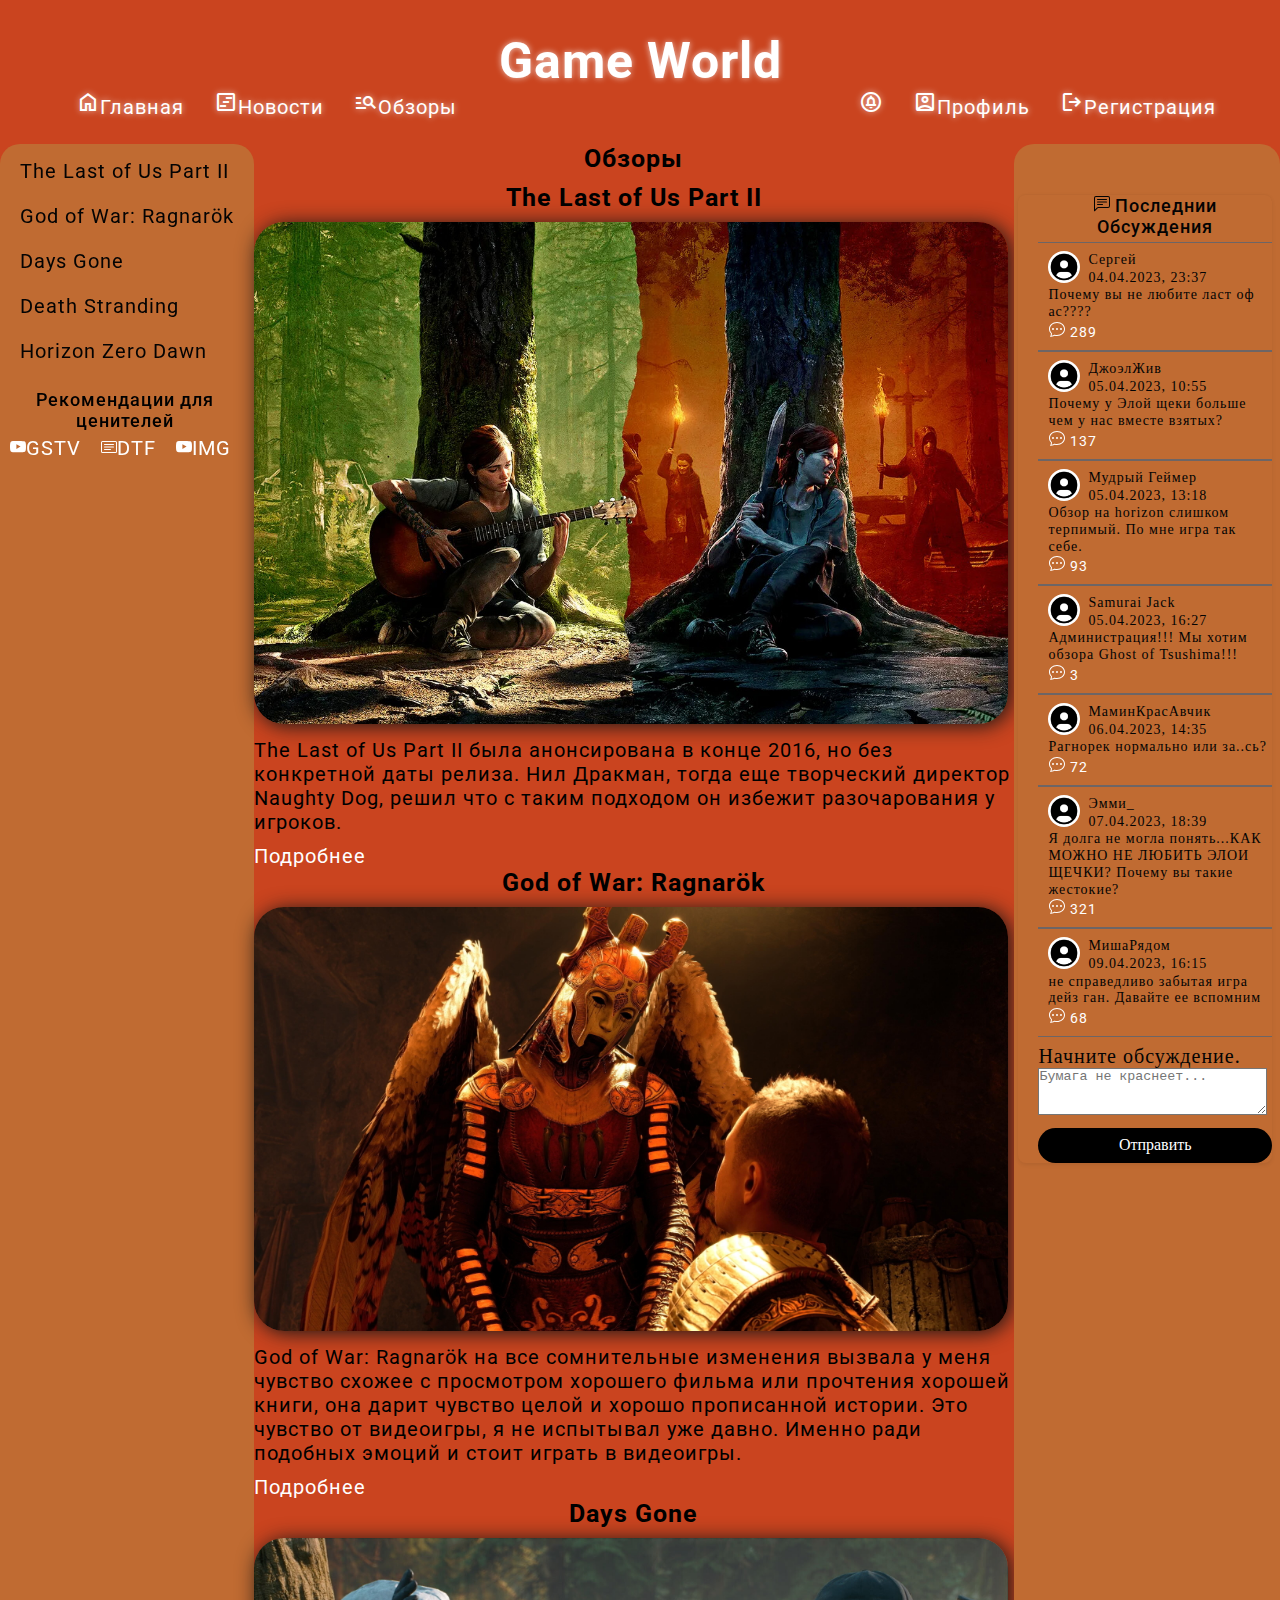
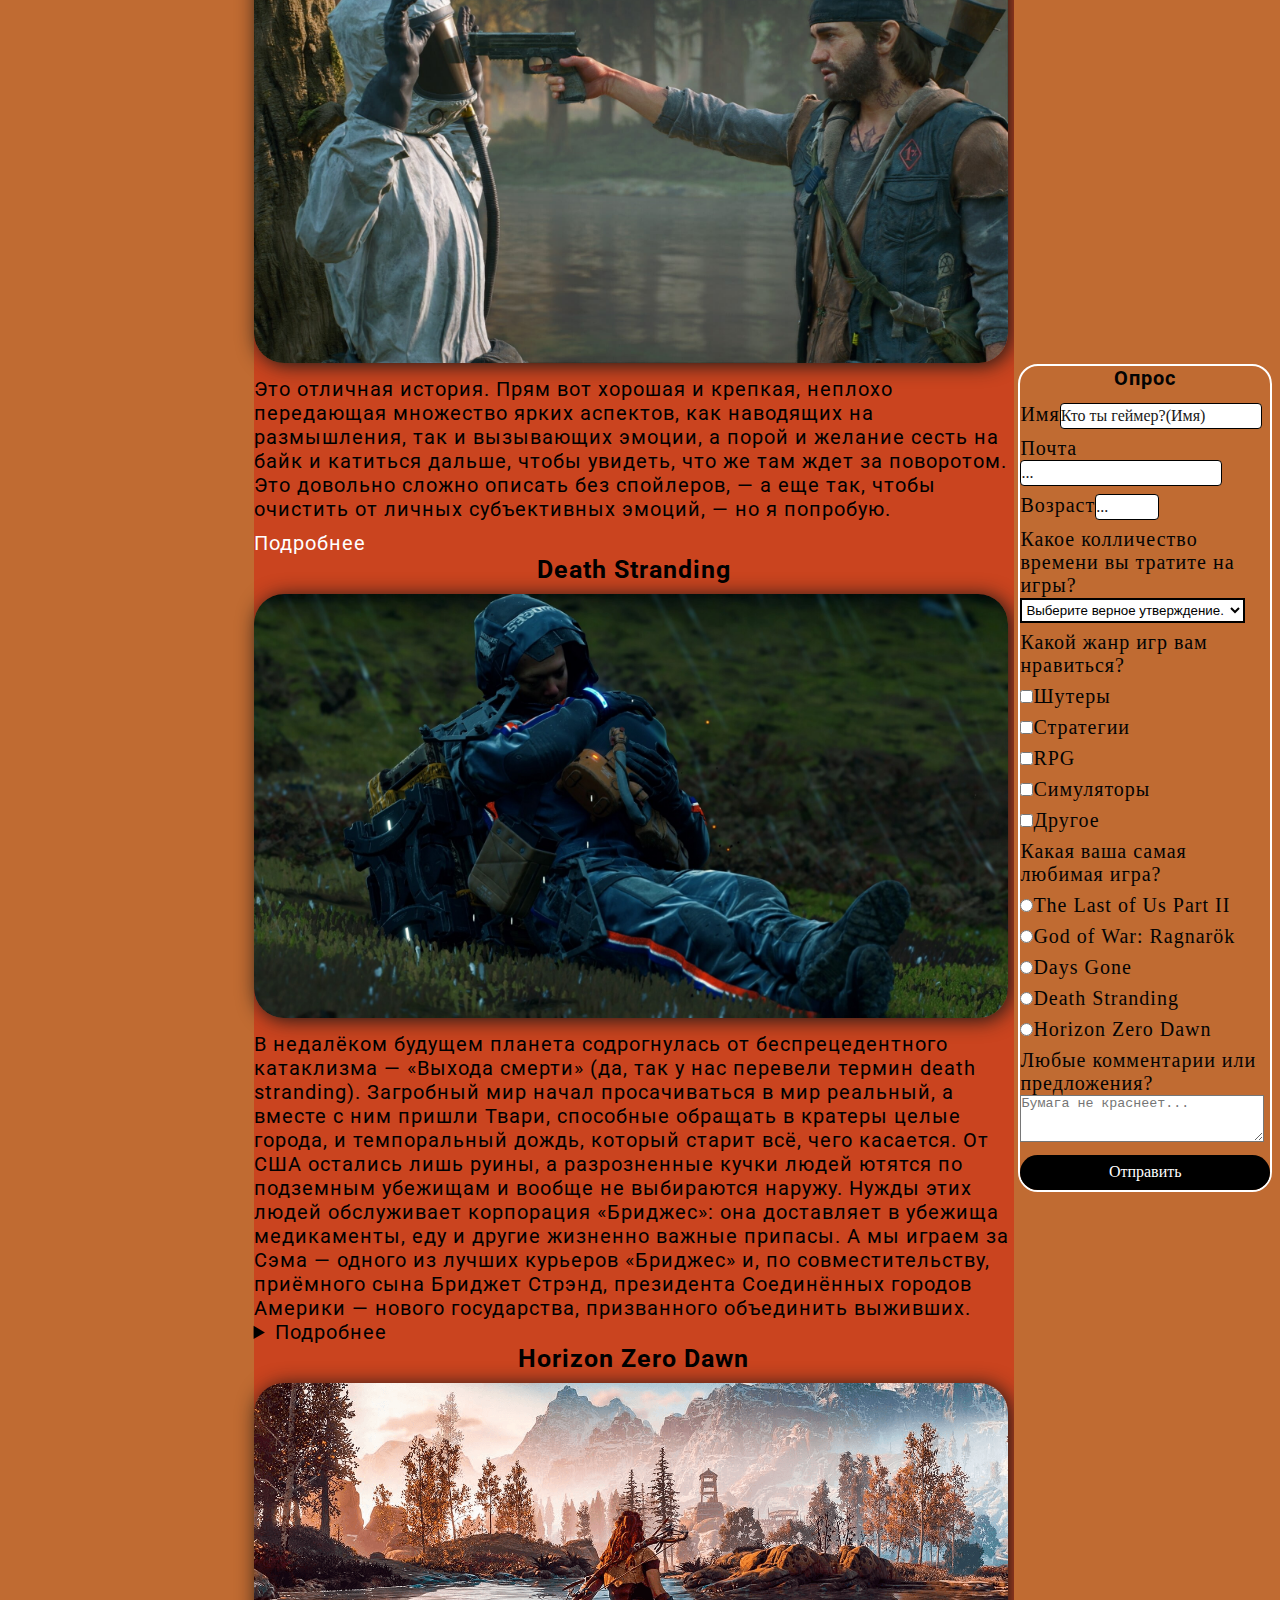
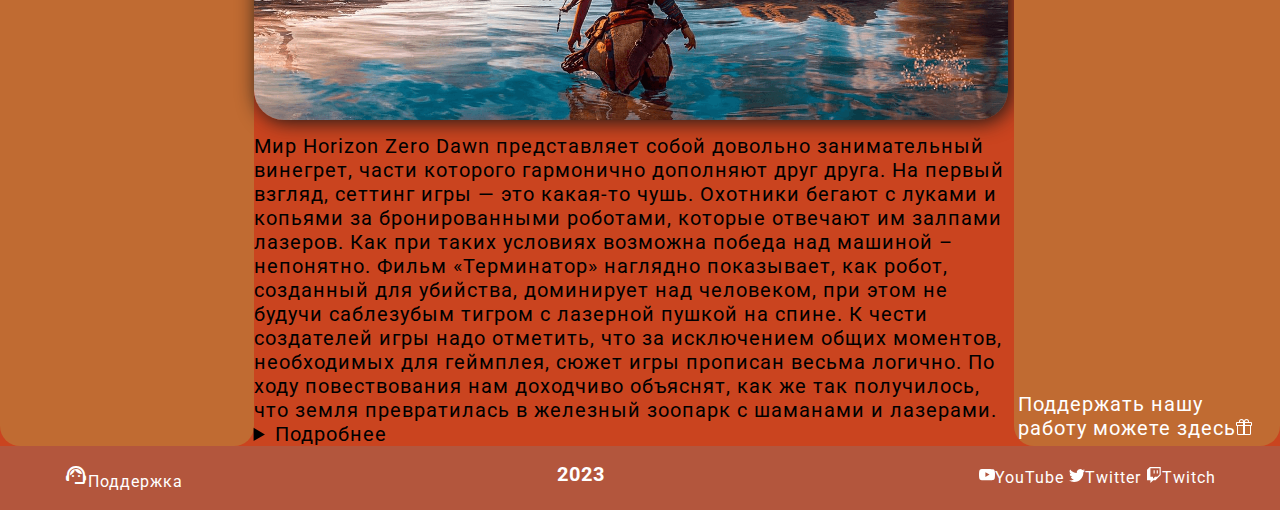
<file: index.html>
<!DOCTYPE html>
<html lang="ru">
  <head>
    <meta charset="UTF-8" />
    <meta http-equiv="X-UA-Compatible" content="IE=edge" />
    <meta name="viewport" content="width=device-width, initial-scale=1.0" />
    <link href="style/style.css" rel="stylesheet" />
    <link rel="preconnect" href="https://fonts.googleapis.com" />
    <link rel="preconnect" href="https://fonts.gstatic.com" crossorigin />
    <link
      href="https://fonts.googleapis.com/css2?family=Grenze+Gotisch:wght@500&family=Roboto:ital,wght@0,300;1,100&display=swap"
      rel="stylesheet"
    />
    <link rel="stylesheet" href="https://fonts.googleapis.com/css2?family=Material+Symbols+Outlined:opsz,wght,FILL,GRAD@48,400,0,0"/>
    <script src="script.js"></script>
    <title>Game-Top</title>
  </head>
  <body>
    <div class="flex-container">
      <header>
        <h1 class="titl">Game World</h1>
        <nav>
          <a class="navigationHeader" href="#">
            <span class="material-symbols-outlined">home</span>Главная
          </a>
          <a class="navigationHeader" href="news.html">
            <span class="material-symbols-outlined">view_timeline</span>Новости
          </a>
          <a class="navigationHeader" href="#">
            <span class="material-symbols-outlined">manage_search</span>Обзоры
          </a>
        </nav>
        <nav>
          <a class="navigationHeader" href="#">
            <span class="material-symbols-outlined">circle_notifications</span>
          </a>
          <a class="navigationHeader" href="#" onclick="openFormEntrance(), closeForm()">
            <span class="material-symbols-outlined">account_box</span>Профиль
          </a>
          <a class="navigationHeader" id="reg" href="#" onclick="openForm(), closeFormEntrance()">
            <span class="material-symbols-outlined open-button"> logout</span>Регистрация
          </a>
        </nav>
      </header>
      <main>
        <aside class="right">
          <!--Навигация-->
          <div class="experement">
            <nav>
              <ul>
                <li>
                  <a class="navigatorAside" href="#part1">The Last of Us Part II</a>
                </li>
                <li>
                  <a class="navigatorAside" href="#part2">God of War: Ragnarök</a>
                </li>
                <li><a class="navigatorAside" href="#part3">Days Gone</a></li>
                <li>
                  <a class="navigatorAside" href="#part4">Death Stranding</a>
                </li>
                <li>
                  <a class="navigatorAside" href="#part5">Horizon Zero Dawn</a>
                </li>
              </ul>
            </nav>
            <div class="recomen">
              <h3 class="chatAside">Рекомендации для ценителей</h3>
                <a class="navigationRecom" target="_blank" href="https://www.youtube.com/@GSTV"><svg xmlns="http://www.w3.org/2000/svg" width="16" height="16" fill="currentColor" class="bi bi-youtube" viewBox="0 0 16 16">
                  <path d="M8.051 1.999h.089c.822.003 4.987.033 6.11.335a2.01 2.01 0 0 1 1.415 1.42c.101.38.172.883.22 1.402l.01.104.022.26.008.104c.065.914.073 1.77.074 1.957v.075c-.001.194-.01 1.108-.082 2.06l-.008.105-.009.104c-.05.572-.124 1.14-.235 1.558a2.007 2.007 0 0 1-1.415 1.42c-1.16.312-5.569.334-6.18.335h-.142c-.309 0-1.587-.006-2.927-.052l-.17-.006-.087-.004-.171-.007-.171-.007c-1.11-.049-2.167-.128-2.654-.26a2.007 2.007 0 0 1-1.415-1.419c-.111-.417-.185-.986-.235-1.558L.09 9.82l-.008-.104A31.4 31.4 0 0 1 0 7.68v-.123c.002-.215.01-.958.064-1.778l.007-.103.003-.052.008-.104.022-.26.01-.104c.048-.519.119-1.023.22-1.402a2.007 2.007 0 0 1 1.415-1.42c.487-.13 1.544-.21 2.654-.26l.17-.007.172-.006.086-.003.171-.007A99.788 99.788 0 0 1 7.858 2h.193zM6.4 5.209v4.818l4.157-2.408L6.4 5.209z"/>
                </svg>GSTV</a>
                <a class="navigationRecom" href="https://dtf.ru/" target="_blank"><svg xmlns="http://www.w3.org/2000/svg" width="16" height="16" fill="currentColor" class="bi bi-card-text" viewBox="0 0 16 16">
                  <path d="M14.5 3a.5.5 0 0 1 .5.5v9a.5.5 0 0 1-.5.5h-13a.5.5 0 0 1-.5-.5v-9a.5.5 0 0 1 .5-.5h13zm-13-1A1.5 1.5 0 0 0 0 3.5v9A1.5 1.5 0 0 0 1.5 14h13a1.5 1.5 0 0 0 1.5-1.5v-9A1.5 1.5 0 0 0 14.5 2h-13z"/>
                  <path d="M3 5.5a.5.5 0 0 1 .5-.5h9a.5.5 0 0 1 0 1h-9a.5.5 0 0 1-.5-.5zM3 8a.5.5 0 0 1 .5-.5h9a.5.5 0 0 1 0 1h-9A.5.5 0 0 1 3 8zm0 2.5a.5.5 0 0 1 .5-.5h6a.5.5 0 0 1 0 1h-6a.5.5 0 0 1-.5-.5z"/>
                </svg>DTF</a>
                <a class="navigationRecom" href="https://www.youtube.com/@onlinegamercentral" target="_blank"><svg xmlns="http://www.w3.org/2000/svg" width="16" height="16" fill="currentColor" class="bi bi-youtube" viewBox="0 0 16 16">
                  <path d="M8.051 1.999h.089c.822.003 4.987.033 6.11.335a2.01 2.01 0 0 1 1.415 1.42c.101.38.172.883.22 1.402l.01.104.022.26.008.104c.065.914.073 1.77.074 1.957v.075c-.001.194-.01 1.108-.082 2.06l-.008.105-.009.104c-.05.572-.124 1.14-.235 1.558a2.007 2.007 0 0 1-1.415 1.42c-1.16.312-5.569.334-6.18.335h-.142c-.309 0-1.587-.006-2.927-.052l-.17-.006-.087-.004-.171-.007-.171-.007c-1.11-.049-2.167-.128-2.654-.26a2.007 2.007 0 0 1-1.415-1.419c-.111-.417-.185-.986-.235-1.558L.09 9.82l-.008-.104A31.4 31.4 0 0 1 0 7.68v-.123c.002-.215.01-.958.064-1.778l.007-.103.003-.052.008-.104.022-.26.01-.104c.048-.519.119-1.023.22-1.402a2.007 2.007 0 0 1 1.415-1.42c.487-.13 1.544-.21 2.654-.26l.17-.007.172-.006.086-.003.171-.007A99.788 99.788 0 0 1 7.858 2h.193zM6.4 5.209v4.818l4.157-2.408L6.4 5.209z"/>
                </svg>IMG</a>
            </div>
          </div>
        </aside>
        <section>
          <!--Registration-->
        <div class="form-popup" id="myForm">
          <form action="/action_page.php" class="form-container">
            <h3>Регистрация</h3>
            <label for="name-profile"><b>Имя</b></label>
            <input type="text" placeholder="Введите Имя" name="name-profile" required>
            <label for="email"><b>Почта</b></label>
            <input type="text" placeholder="Введите Почту" name="email" required>
            <label for="psw"><b>Пароль</b></label>
            <input type="password" placeholder="Введите Пароль" name="psw" required>
            <button type="submit" class="btn">Отправить</button>
            <button type="submit" class="btn cancel" onclick="closeForm()">Закрыть</button>
          </form>
        </div>
        <!--Entrance-->
        <div class="form-popup" id="myFormEntrance">
          <form action="/action_page.php" class="form-container">
            <h3>Вход</h3>
            <label for="name-profile"><b>Имя</b></label>
            <input type="text" placeholder="Введите Имя" name="name-profile" required>
            <label for="psw"><b>Пароль</b></label>
            <input type="password" placeholder="Введите Пароль" name="psw" required>
            <button type="submit" class="btn">Отправить</button>
            <button type="submit" class="btn cancel" onclick="closeFormEntrance()">Закрыть</button>
          </form>
        </div>
          <h2>Обзоры</h2>
          <section class="TheLastofUs">
            <h2 id="part1">The Last of Us Part II</h2>
            <img
              class="lastOneImg"
              src="imgLastOfUs/last.jpg"
              alt="The Last of Us Part II"
            />
            <p>
              The Last of Us Part II была анонсирована в конце 2016, но без
              конкретной даты релиза. Нил Дракман, тогда еще творческий директор
              Naughty Dog, решил что с таким подходом он избежит разочарования у
              игроков.
            </p>
            <a class="switch" href="last.html"><p>Подробнее</p></a>
          </section>
          <section class="GodOfWarRagnarök">
            <h2 id="part2">God of War: Ragnarök</h2>
            <img class="lastOneImg" src="imgGodOfWarRagnarek/war.jpg" alt="God of War: Ragnarök" />
            <p>
              God of War: Ragnarök на все сомнительные изменения вызвала у меня
              чувство схожее с просмотром хорошего фильма или прочтения хорошей
              книги, она дарит чувство целой и хорошо прописанной истории. Это
              чувство от видеоигры, я не испытывал уже давно. Именно ради
              подобных эмоций и стоит играть в видеоигры.
            </p>
            <a class="switch" href="godWar.html"><p>Подробнее</p></a>
          </section>
          <section class="DaysGone">
            <h2 id="part3">Days Gone</h2>
            <img class="lastOneImg" src="imgDaysGone/days.jpg" alt="Days Gone" />
            <p>
              Это отличная история. Прям вот хорошая и крепкая, неплохо
              передающая множество ярких аспектов, как наводящих на размышления,
              так и вызывающих эмоции, а порой и желание сесть на байк и
              катиться дальше, чтобы увидеть, что же там ждет за поворотом. Это
              довольно сложно описать без спойлеров, — а еще так, чтобы очистить
              от личных субъективных эмоций, — но я попробую.
            </p>
            <a class="switch" href="days.html"><p>Подробнее</p></a>
          </section>
          <section class="DeathStranding">
            <h2 id="part4">Death Stranding</h2>
            <img
              class="lastOneImg"
              src="imgOther/deathStranding.jpg"
              alt="Death Stranding"
            />
            <p>
              В недалёком будущем планета содрогнулась от беспрецедентного
              катаклизма — «Выхода смерти» (да, так у нас перевели термин death
              stranding). Загробный мир начал просачиваться в мир реальный, а
              вместе с ним пришли Твари, способные обращать в кратеры целые
              города, и темпоральный дождь, который старит всё, чего касается.
              От США остались лишь руины, а разрозненные кучки людей ютятся по
              подземным убежищам и вообще не выбираются наружу. Нужды этих людей
              обслуживает корпорация «Бриджес»: она доставляет в убежища
              медикаменты, еду и другие жизненно важные припасы. А мы играем за
              Сэма — одного из лучших курьеров «Бриджес» и, по совместительству,
              приёмного сына Бриджет Стрэнд, президента Соединённых городов
              Америки — нового государства, призванного объединить выживших.
            </p>
            <details>
              <summary>Подробнее</summary>
              <img
                class="lastOneImg"
                src="imgOther/deathStrandingTwo.jpg"
                alt="Death Stranding"
              />
              <p>
                Вселенная игры прописана хорошо, так что поначалу в глаза
                бросается лишь одна сценарная проблема — темп повествования.
                Люди, мало знакомые с творчеством Кодзимы, обычно упрекают его
                за то, что «кина» слишком много: пять минут геймплея, десять
                минут катсцен. С Death Stranding же ситуация прямо
                противоположная — «кина» неприлично мало. И речь не только о
                роликах с голливудскими звёздами, но и о сюжете в принципе. Он
                подаётся обрывками, причём настолько куцыми, что вникнуть в
                ситуацию Сэма и понять его мотивы почти невозможно. Странно, что
                игра «о человеческих связях» не даёт толком привязаться к
                собственно людям: мы слишком редко видим их на экране и почти не
                общаемся с ними. А оттого моменты, задуманные Кодзимой как
                драматичные, попросту не работают.
              </p>
            </details>
          </section>
          <section class="HorizonZeroDawn">
            <h2 id="part5">Horizon Zero Dawn</h2>
            <img
              class="lastOneImg"
              src="imgOther/horizonZeroDawn.png"
              alt="Horizon Zero Dawn"
            />
            <p>
              Мир Horizon Zero Dawn представляет собой довольно занимательный
              винегрет, части которого гармонично дополняют друг друга. На
              первый взгляд, сеттинг игры — это какая-то чушь. Охотники бегают с
              луками и копьями за бронированными роботами, которые отвечают им
              залпами лазеров. Как при таких условиях возможна победа над
              машиной – непонятно. Фильм «Терминатор» наглядно показывает, как
              робот, созданный для убийства, доминирует над человеком, при этом
              не будучи саблезубым тигром с лазерной пушкой на спине. К чести
              создателей игры надо отметить, что за исключением общих моментов,
              необходимых для геймплея, сюжет игры прописан весьма логично. По
              ходу повествования нам доходчиво объяснят, как же так получилось,
              что земля превратилась в железный зоопарк с шаманами и лазерами.
            </p>
            <details>
              <summary>Подробнее</summary>
              <img
                class="lastOneImg"
                src="imgOther/horizonZeroDawnTwo.png"
                alt="Horizon Zero Dawn"/>
              <p>
                Сам игровой мир, где нам предстоит путешествовать, поражает
                своими размерами. Впервые взглянув на карту и увидев вокруг
                открытой зоны огромное серое пятно, я решил, что это просто
                оформление, как рамка, но не тут-то было. Вся эта огромная
                площадь действительно является игровым пространством, которое
                можно исследовать. Структура этого мира представляет собой
                классическое деление на биомы: пустыня, умеренный, мерзлый и
                оледенелый. Признаюсь честно, я не сторонник таких делений,
                потому что эта игровая условность плохо сочетается не только с
                реализмом, но и с практической логикой. Иными словами герой,
                который шарится по сугробам в бронелифчике и шортах без
                каких-либо признаков дискомфорта, не способствует принятию мира.
              </p>
            </details>
          </section>
        </section>
        <aside class="left">
          <div class="comment">
            <h3 class="chatAside">
              <svg
                xmlns="http://www.w3.org/2000/svg"
                width="16"
                height="16"
                fill="currentColor"
                class="bi bi-chat-left-text"
                viewBox="0 0 16 16">
                <path d="M14 1a1 1 0 0 1 1 1v8a1 1 0 0 1-1 1H4.414A2 2 0 0 0 3 11.586l-2 2V2a1 1 0 0 1 1-1h12zM2 0a2 2 0 0 0-2 2v12.793a.5.5 0 0 0 .854.353l2.853-2.853A1 1 0 0 1 4.414 12H14a2 2 0 0 0 2-2V2a2 2 0 0 0-2-2H2z"/>
                <path d="M3 3.5a.5.5 0 0 1 .5-.5h9a.5.5 0 0 1 0 1h-9a.5.5 0 0 1-.5-.5zM3 6a.5.5 0 0 1 .5-.5h9a.5.5 0 0 1 0 1h-9A.5.5 0 0 1 3 6zm0 2.5a.5.5 0 0 1 .5-.5h5a.5.5 0 0 1 0 1h-5a.5.5 0 0 1-.5-.5z"/>
              </svg>
              Последнии Обсуждения
            </h3>
            <!--CHAT-->
            <div class="card-row">
              <div class="author">
                <img
                  class="author-photo"
                  src="user.png"
                  width="32"
                  height="32"
                  alt="Сергей"
                  loading="lazy"
                />
                <div class="user-info">
                  <div>Сергей</div>
                  <div>04.04.2023, 23:37</div>
                </div>
              </div>
              <div class="card-row-footer">
                Почему вы не любите ласт оф ас????
                <div class="card-comments">
                  <a class="switch" onclick="openForm()"><svg
                    xmlns="http://www.w3.org/2000/svg"
                    width="16"
                    height="16"
                    fill="currentColor"
                    class="bi bi-chat-dots icon"
                    viewBox="0 0 16 16">
                    <path d="M5 8a1 1 0 1 1-2 0 1 1 0 0 1 2 0zm4 0a1 1 0 1 1-2 0 1 1 0 0 1 2 0zm3 1a1 1 0 1 0 0-2 1 1 0 0 0 0 2z"/>
                    <path d="m2.165 15.803.02-.004c1.83-.363 2.948-.842 3.468-1.105A9.06 9.06 0 0 0 8 15c4.418 0 8-3.134 8-7s-3.582-7-8-7-8 3.134-8 7c0 1.76.743 3.37 1.97 4.6a10.437 10.437 0 0 1-.524 2.318l-.003.011a10.722 10.722 0 0 1-.244.637c-.079.186.074.394.273.362a21.673 21.673 0 0 0 .693-.125zm.8-3.108a1 1 0 0 0-.287-.801C1.618 10.83 1 9.468 1 8c0-3.192 3.004-6 7-6s7 2.808 7 6c0 3.193-3.004 6-7 6a8.06 8.06 0 0 1-2.088-.272 1 1 0 0 0-.711.074c-.387.196-1.24.57-2.634.893a10.97 10.97 0 0 0 .398-2z"/>
                  </svg>
                  289</a>
                </div>
              </div>
            </div>
            <div class="card-row">
              <div class="author">
                <img
                  class="author-photo"
                  src="user.png"
                  width="32"
                  height="32"
                  alt="ДжоэлЖив"
                  loading="lazy"
                />
                <div class="user-info">
                  <div>ДжоэлЖив</div>
                  <div>05.04.2023, 10:55</div>
                </div>
              </div>
              <div class="card-row-footer">
                Почему у Элой щеки больше чем у нас вместе взятых?
                <div class="card-comments">
                  <a class="switch" onclick="openForm()"><svg
                    xmlns="http://www.w3.org/2000/svg"
                    width="16"
                    height="16"
                    fill="currentColor"
                    class="bi bi-chat-dots icon"
                    viewBox="0 0 16 16">
                    <path d="M5 8a1 1 0 1 1-2 0 1 1 0 0 1 2 0zm4 0a1 1 0 1 1-2 0 1 1 0 0 1 2 0zm3 1a1 1 0 1 0 0-2 1 1 0 0 0 0 2z"/>
                    <path d="m2.165 15.803.02-.004c1.83-.363 2.948-.842 3.468-1.105A9.06 9.06 0 0 0 8 15c4.418 0 8-3.134 8-7s-3.582-7-8-7-8 3.134-8 7c0 1.76.743 3.37 1.97 4.6a10.437 10.437 0 0 1-.524 2.318l-.003.011a10.722 10.722 0 0 1-.244.637c-.079.186.074.394.273.362a21.673 21.673 0 0 0 .693-.125zm.8-3.108a1 1 0 0 0-.287-.801C1.618 10.83 1 9.468 1 8c0-3.192 3.004-6 7-6s7 2.808 7 6c0 3.193-3.004 6-7 6a8.06 8.06 0 0 1-2.088-.272 1 1 0 0 0-.711.074c-.387.196-1.24.57-2.634.893a10.97 10.97 0 0 0 .398-2z"/>
                  </svg>
                  137</a>
                </div>
              </div>
            </div>
            <div class="card-row">
              <div class="author">
                <img
                  class="author-photo"
                  src="user.png"
                  width="32"
                  height="32"
                  alt="Мудрый Геймер"
                  loading="lazy"/>
                <div class="user-info">
                  <div>Мудрый Геймер</div>
                  <div>05.04.2023, 13:18</div>
                </div>
              </div>
              <div class="card-row-footer">
                Обзор на horizon слишком терпимый. По мне игра так себе.
                <div class="card-comments">
                  <a class="switch" onclick="openForm()"><svg
                    xmlns="http://www.w3.org/2000/svg"
                    width="16"
                    height="16"
                    fill="currentColor"
                    class="bi bi-chat-dots icon"
                    viewBox="0 0 16 16">
                    <path d="M5 8a1 1 0 1 1-2 0 1 1 0 0 1 2 0zm4 0a1 1 0 1 1-2 0 1 1 0 0 1 2 0zm3 1a1 1 0 1 0 0-2 1 1 0 0 0 0 2z"/>
                    <path d="m2.165 15.803.02-.004c1.83-.363 2.948-.842 3.468-1.105A9.06 9.06 0 0 0 8 15c4.418 0 8-3.134 8-7s-3.582-7-8-7-8 3.134-8 7c0 1.76.743 3.37 1.97 4.6a10.437 10.437 0 0 1-.524 2.318l-.003.011a10.722 10.722 0 0 1-.244.637c-.079.186.074.394.273.362a21.673 21.673 0 0 0 .693-.125zm.8-3.108a1 1 0 0 0-.287-.801C1.618 10.83 1 9.468 1 8c0-3.192 3.004-6 7-6s7 2.808 7 6c0 3.193-3.004 6-7 6a8.06 8.06 0 0 1-2.088-.272 1 1 0 0 0-.711.074c-.387.196-1.24.57-2.634.893a10.97 10.97 0 0 0 .398-2z"/>
                  </svg>
                  93</a>
                </div>
              </div>
            </div>
            <div class="card-row">
              <div class="author">
                <img
                  class="author-photo"
                  src="user.png"
                  width="32"
                  height="32"
                  alt="Samurai Jack"
                  loading="lazy"/>
                <div class="user-info">
                  <div>Samurai Jack</div>
                  <div>05.04.2023, 16:27</div>
                </div>
              </div>
              <div class="card-row-footer">
                Администрация!!! Мы хотим обзора Ghost of Tsushima!!!
                <div class="card-comments">
                  <a class="switch" onclick="openForm()"><svg
                    xmlns="http://www.w3.org/2000/svg"
                    width="16"
                    height="16"
                    fill="currentColor"
                    class="bi bi-chat-dots icon"
                    viewBox="0 0 16 16">
                    <path d="M5 8a1 1 0 1 1-2 0 1 1 0 0 1 2 0zm4 0a1 1 0 1 1-2 0 1 1 0 0 1 2 0zm3 1a1 1 0 1 0 0-2 1 1 0 0 0 0 2z"/>
                    <path d="m2.165 15.803.02-.004c1.83-.363 2.948-.842 3.468-1.105A9.06 9.06 0 0 0 8 15c4.418 0 8-3.134 8-7s-3.582-7-8-7-8 3.134-8 7c0 1.76.743 3.37 1.97 4.6a10.437 10.437 0 0 1-.524 2.318l-.003.011a10.722 10.722 0 0 1-.244.637c-.079.186.074.394.273.362a21.673 21.673 0 0 0 .693-.125zm.8-3.108a1 1 0 0 0-.287-.801C1.618 10.83 1 9.468 1 8c0-3.192 3.004-6 7-6s7 2.808 7 6c0 3.193-3.004 6-7 6a8.06 8.06 0 0 1-2.088-.272 1 1 0 0 0-.711.074c-.387.196-1.24.57-2.634.893a10.97 10.97 0 0 0 .398-2z"/>
                  </svg>
                  3</a>
                </div>
              </div>
            </div>
            <div class="card-row">
              <div class="author">
                <img
                  class="author-photo"
                  src="user.png"
                  width="32"
                  height="32"
                  alt="МаминКрасАвчик"
                  loading="lazy"/>
                <div class="user-info">
                  <div>МаминКрасАвчик</div>
                  <div>06.04.2023, 14:35</div>
                </div>
              </div>
              <div class="card-row-footer">
                Рагнорек нормально или за..сь?
                <div class="card-comments">
                  <a class="switch" onclick="openForm()"><svg
                    xmlns="http://www.w3.org/2000/svg"
                    width="16"
                    height="16"
                    fill="currentColor"
                    class="bi bi-chat-dots icon"
                    viewBox="0 0 16 16">
                    <path d="M5 8a1 1 0 1 1-2 0 1 1 0 0 1 2 0zm4 0a1 1 0 1 1-2 0 1 1 0 0 1 2 0zm3 1a1 1 0 1 0 0-2 1 1 0 0 0 0 2z"/>
                    <path d="m2.165 15.803.02-.004c1.83-.363 2.948-.842 3.468-1.105A9.06 9.06 0 0 0 8 15c4.418 0 8-3.134 8-7s-3.582-7-8-7-8 3.134-8 7c0 1.76.743 3.37 1.97 4.6a10.437 10.437 0 0 1-.524 2.318l-.003.011a10.722 10.722 0 0 1-.244.637c-.079.186.074.394.273.362a21.673 21.673 0 0 0 .693-.125zm.8-3.108a1 1 0 0 0-.287-.801C1.618 10.83 1 9.468 1 8c0-3.192 3.004-6 7-6s7 2.808 7 6c0 3.193-3.004 6-7 6a8.06 8.06 0 0 1-2.088-.272 1 1 0 0 0-.711.074c-.387.196-1.24.57-2.634.893a10.97 10.97 0 0 0 .398-2z"/>
                  </svg>
                  72</a>
                </div>
              </div>
            </div>
            <div class="card-row">
              <div class="author">
                <img
                  class="author-photo"
                  src="user.png"
                  width="32"
                  height="32"
                  alt="Эмми_"
                  loading="lazy"/>
                <div class="user-info">
                  <div>Эмми_</div>
                  <div>07.04.2023, 18:39</div>
                </div>
              </div>
              <div class="card-row-footer">
                Я долга не могла понять...КАК МОЖНО НЕ ЛЮБИТЬ ЭЛОИ ЩЕЧКИ? Почему
                вы такие жестокие?
                <div class="card-comments">
                  <a class="switch" onclick="openForm()"><svg
                    xmlns="http://www.w3.org/2000/svg"
                    width="16"
                    height="16"
                    fill="currentColor"
                    class="bi bi-chat-dots icon"
                    viewBox="0 0 16 16">
                    <path d="M5 8a1 1 0 1 1-2 0 1 1 0 0 1 2 0zm4 0a1 1 0 1 1-2 0 1 1 0 0 1 2 0zm3 1a1 1 0 1 0 0-2 1 1 0 0 0 0 2z"/>
                    <path d="m2.165 15.803.02-.004c1.83-.363 2.948-.842 3.468-1.105A9.06 9.06 0 0 0 8 15c4.418 0 8-3.134 8-7s-3.582-7-8-7-8 3.134-8 7c0 1.76.743 3.37 1.97 4.6a10.437 10.437 0 0 1-.524 2.318l-.003.011a10.722 10.722 0 0 1-.244.637c-.079.186.074.394.273.362a21.673 21.673 0 0 0 .693-.125zm.8-3.108a1 1 0 0 0-.287-.801C1.618 10.83 1 9.468 1 8c0-3.192 3.004-6 7-6s7 2.808 7 6c0 3.193-3.004 6-7 6a8.06 8.06 0 0 1-2.088-.272 1 1 0 0 0-.711.074c-.387.196-1.24.57-2.634.893a10.97 10.97 0 0 0 .398-2z"/>
                  </svg>
                  321</a>
                </div>
              </div>
            </div>
            <div class="card-row">
              <div class="author">
                <img
                  class="author-photo"
                  src="user.png"
                  width="32"
                  height="32"
                  alt="МишаРядом"
                  loading="lazy"/>
                <div class="user-info">
                  <div>МишаРядом</div>
                  <div>09.04.2023, 16:15</div>
                </div>
              </div>
              <div class="card-row-footer">
                не справедливо забытая игра дейз ган. Давайте ее вспомним
                <div class="card-comments">
                  <a class="switch" onclick="openForm()"><svg
                    xmlns="http://www.w3.org/2000/svg"
                    width="16"
                    height="16"
                    fill="currentColor"
                    class="bi bi-chat-dots icon"
                    viewBox="0 0 16 16">
                    <path d="M5 8a1 1 0 1 1-2 0 1 1 0 0 1 2 0zm4 0a1 1 0 1 1-2 0 1 1 0 0 1 2 0zm3 1a1 1 0 1 0 0-2 1 1 0 0 0 0 2z"/>
                    <path d="m2.165 15.803.02-.004c1.83-.363 2.948-.842 3.468-1.105A9.06 9.06 0 0 0 8 15c4.418 0 8-3.134 8-7s-3.582-7-8-7-8 3.134-8 7c0 1.76.743 3.37 1.97 4.6a10.437 10.437 0 0 1-.524 2.318l-.003.011a10.722 10.722 0 0 1-.244.637c-.079.186.074.394.273.362a21.673 21.673 0 0 0 .693-.125zm.8-3.108a1 1 0 0 0-.287-.801C1.618 10.83 1 9.468 1 8c0-3.192 3.004-6 7-6s7 2.808 7 6c0 3.193-3.004 6-7 6a8.06 8.06 0 0 1-2.088-.272 1 1 0 0 0-.711.074c-.387.196-1.24.57-2.634.893a10.97 10.97 0 0 0 .398-2z"/>
                  </svg>
                  68</a>
                </div>
              </div>
            </div>
            <label for="comment">Начните обсуждение.<textarea id="comment" name="comment" rows="3" cols="30" placeholder="Бумага не краснеет..."></textarea></label>
              <input id="submit" type="submit" onclick="openForm()" value="Отправить">
          </div>
          <div class="survey">
            <h3>
              Опрос
            </h3>
            <form class="surveyContainer">
              <fieldset>
                <label for='name' id='name-label'>Имя<input id='name' type='text' placeholder="Кто ты геймер?(Имя)" required></label>
                <label for='email' id='email-label'>Почта<input id='email' name='email' type='email' required placeholder='...'></label>
                <label for='number' id='number-label'>Возраст<input id='number' type="number" name="age" min="13" max="120" placeholder="..."></label>
                <label for='dropdown'>
                  Какое колличество времени вы тратите на игры?
                  <select id="dropdown">
                    <option disabled selected value>Выберите верное утверждение.</option>
                    <option value="more">Больше 6-ти часов в день.</option>
                    <option value="middle">Больше 2-х часов в день</option>
                    <option value="less">Не более 1-го часа в день</option>
                    <option value="nothing">Я вообще не играю</option>
                  </select>
                </label>
              </fieldset>
              <fieldset>
                Какой жанр игр вам нравиться?
                <label for="shooters"><input id="shooters" type='checkbox' value="a1" name="group1">Шутеры</label>
                <label for="strategies"><input id="strategies" type='checkbox' value="a2" name="group1">Стратегии</label>
                <label for="rpg"><input id="rpg" type='checkbox' value="a3" name="group1">RPG</label>
                <label for="simulators"><input id="simulators" type='checkbox' value="a4" name="group1">Симуляторы</label>
                <label for="other"><input id="other" type='checkbox' value="a5" name="group1">Другое</label>
              </fieldset>
              <fieldset>
                Какая ваша самая любимая игра?
                <label for="last"><input id="last" type='radio' value="b1" name="group2">The Last of Us Part II</label>
                <label for="warG"><input id="warG" type='radio' value="b2" name="group2">God of War: Ragnarök</label>
                <label for="daysG"><input id="daysG" type='radio' value="b3" name="group2">Days Gone</label>
                <label for="stranding"><input id="stranding" type='radio' value="b4" name="group2">Death Stranding</label>
                <label for="dawn"><input id="dawn" type='radio' value="b5" name="group2">Horizon Zero Dawn</label>
                <label for="commentOne">Любые комментарии или предложения?<textarea id="commentOne" name="comment" rows="3" cols="30" placeholder="Бумага не краснеет..."></textarea></label>
                <input id="submitOne" type="submit" value="Отправить">
              </fieldset>
            </form>
          </div>
          <div class="switch">Поддержать нашу работу можете здесь<svg xmlns="http://www.w3.org/2000/svg" width="16" height="16" fill="currentColor" class="bi bi-gift" viewBox="0 0 16 16">
            <path d="M3 2.5a2.5 2.5 0 0 1 5 0 2.5 2.5 0 0 1 5 0v.006c0 .07 0 .27-.038.494H15a1 1 0 0 1 1 1v2a1 1 0 0 1-1 1v7.5a1.5 1.5 0 0 1-1.5 1.5h-11A1.5 1.5 0 0 1 1 14.5V7a1 1 0 0 1-1-1V4a1 1 0 0 1 1-1h2.038A2.968 2.968 0 0 1 3 2.506V2.5zm1.068.5H7v-.5a1.5 1.5 0 1 0-3 0c0 .085.002.274.045.43a.522.522 0 0 0 .023.07zM9 3h2.932a.56.56 0 0 0 .023-.07c.043-.156.045-.345.045-.43a1.5 1.5 0 0 0-3 0V3zM1 4v2h6V4H1zm8 0v2h6V4H9zm5 3H9v8h4.5a.5.5 0 0 0 .5-.5V7zm-7 8V7H2v7.5a.5.5 0 0 0 .5.5H7z"/>
          </svg></div>
        </aside>
      </main>
      <footer>
        <div class="footer">
          <div class="support">
            <a class="navigationFooter" href="#"><span class="material-symbols-outlined">support_agent</span>Поддержка</a>
          </div>
          <div class="data">
            <h3>2023</h3>
          </div>
          <div class="social">
            <a class="navigationFooter" href="https://www.youtube.com/watch?v=dQw4w9WgXcQ"><svg xmlns="http://www.w3.org/2000/svg" width="16" height="16" fill="currentColor" class="bi bi-youtube" viewBox="0 0 16 16">
              <path d="M8.051 1.999h.089c.822.003 4.987.033 6.11.335a2.01 2.01 0 0 1 1.415 1.42c.101.38.172.883.22 1.402l.01.104.022.26.008.104c.065.914.073 1.77.074 1.957v.075c-.001.194-.01 1.108-.082 2.06l-.008.105-.009.104c-.05.572-.124 1.14-.235 1.558a2.007 2.007 0 0 1-1.415 1.42c-1.16.312-5.569.334-6.18.335h-.142c-.309 0-1.587-.006-2.927-.052l-.17-.006-.087-.004-.171-.007-.171-.007c-1.11-.049-2.167-.128-2.654-.26a2.007 2.007 0 0 1-1.415-1.419c-.111-.417-.185-.986-.235-1.558L.09 9.82l-.008-.104A31.4 31.4 0 0 1 0 7.68v-.123c.002-.215.01-.958.064-1.778l.007-.103.003-.052.008-.104.022-.26.01-.104c.048-.519.119-1.023.22-1.402a2.007 2.007 0 0 1 1.415-1.42c.487-.13 1.544-.21 2.654-.26l.17-.007.172-.006.086-.003.171-.007A99.788 99.788 0 0 1 7.858 2h.193zM6.4 5.209v4.818l4.157-2.408L6.4 5.209z"/>
            </svg>YouTube</a>
            <a class="navigationFooter" href="#"><svg xmlns="http://www.w3.org/2000/svg" width="16" height="16" fill="currentColor" class="bi bi-twitter" viewBox="0 0 16 16">
              <path d="M5.026 15c6.038 0 9.341-5.003 9.341-9.334 0-.14 0-.282-.006-.422A6.685 6.685 0 0 0 16 3.542a6.658 6.658 0 0 1-1.889.518 3.301 3.301 0 0 0 1.447-1.817 6.533 6.533 0 0 1-2.087.793A3.286 3.286 0 0 0 7.875 6.03a9.325 9.325 0 0 1-6.767-3.429 3.289 3.289 0 0 0 1.018 4.382A3.323 3.323 0 0 1 .64 6.575v.045a3.288 3.288 0 0 0 2.632 3.218 3.203 3.203 0 0 1-.865.115 3.23 3.23 0 0 1-.614-.057 3.283 3.283 0 0 0 3.067 2.277A6.588 6.588 0 0 1 .78 13.58a6.32 6.32 0 0 1-.78-.045A9.344 9.344 0 0 0 5.026 15z"/>
            </svg>Twitter</a>
            <a class="navigationFooter" href="#"><svg xmlns="http://www.w3.org/2000/svg" width="16" height="16" fill="currentColor" class="bi bi-twitch" viewBox="0 0 16 16">
              <path d="M3.857 0 1 2.857v10.286h3.429V16l2.857-2.857H9.57L14.714 8V0H3.857zm9.714 7.429-2.285 2.285H9l-2 2v-2H4.429V1.143h9.142v6.286z"/>
              <path d="M11.857 3.143h-1.143V6.57h1.143V3.143zm-3.143 0H7.571V6.57h1.143V3.143z"/>
            </svg>Twitch</a>
          </div>
        </div>
      </footer>
    </div>
  </body>
</html>
</file>
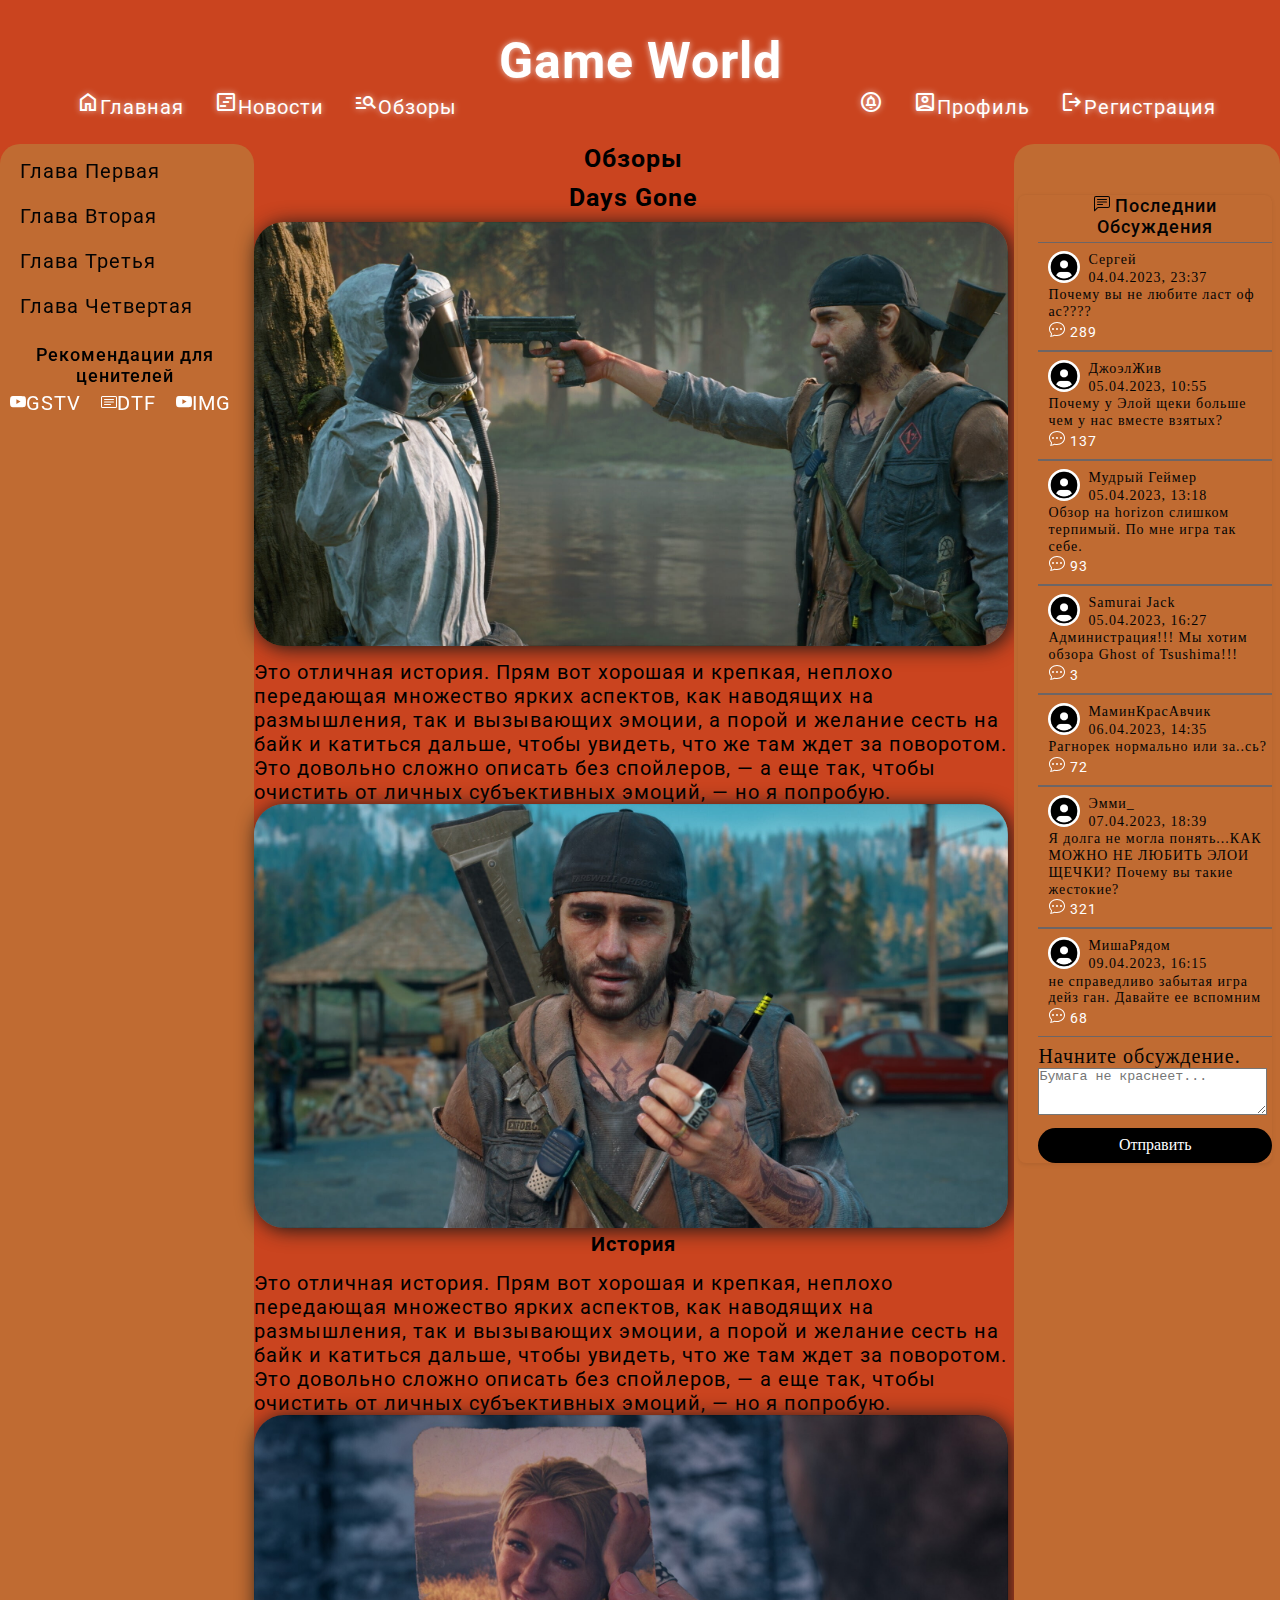
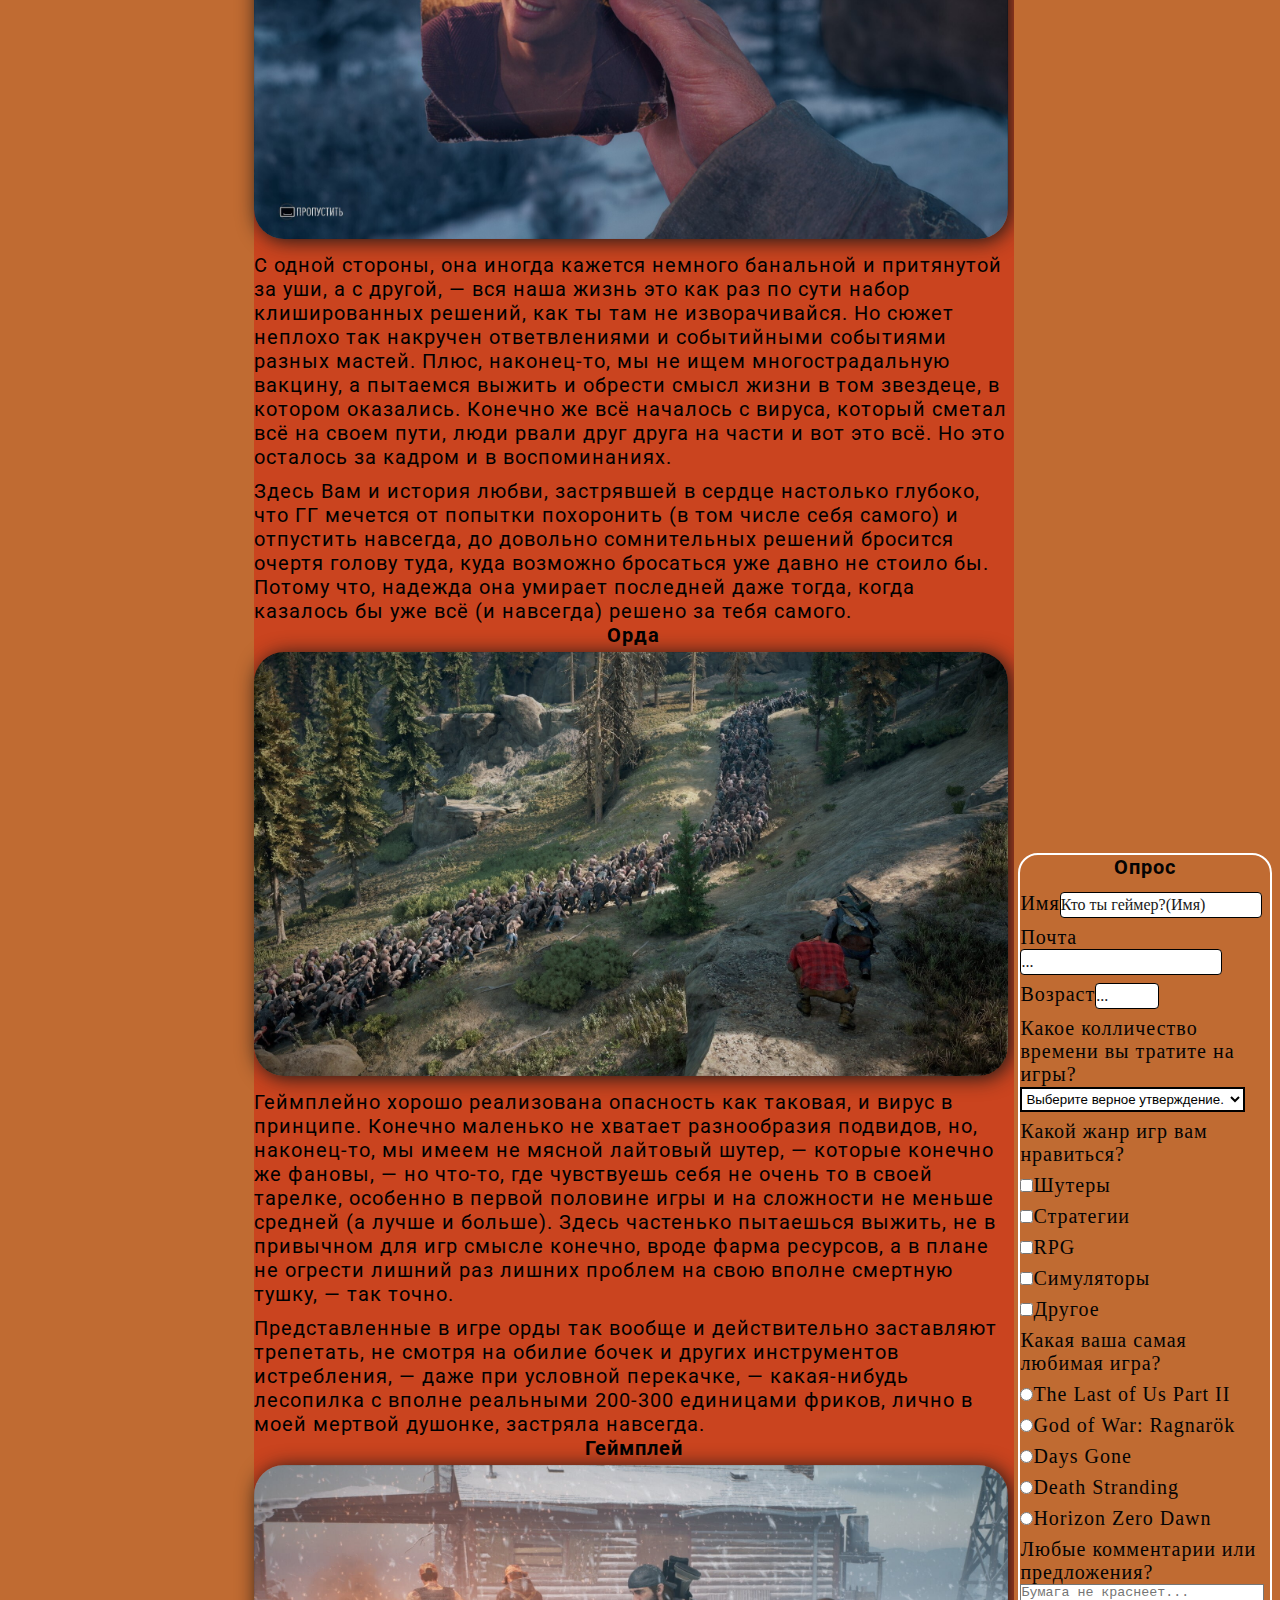
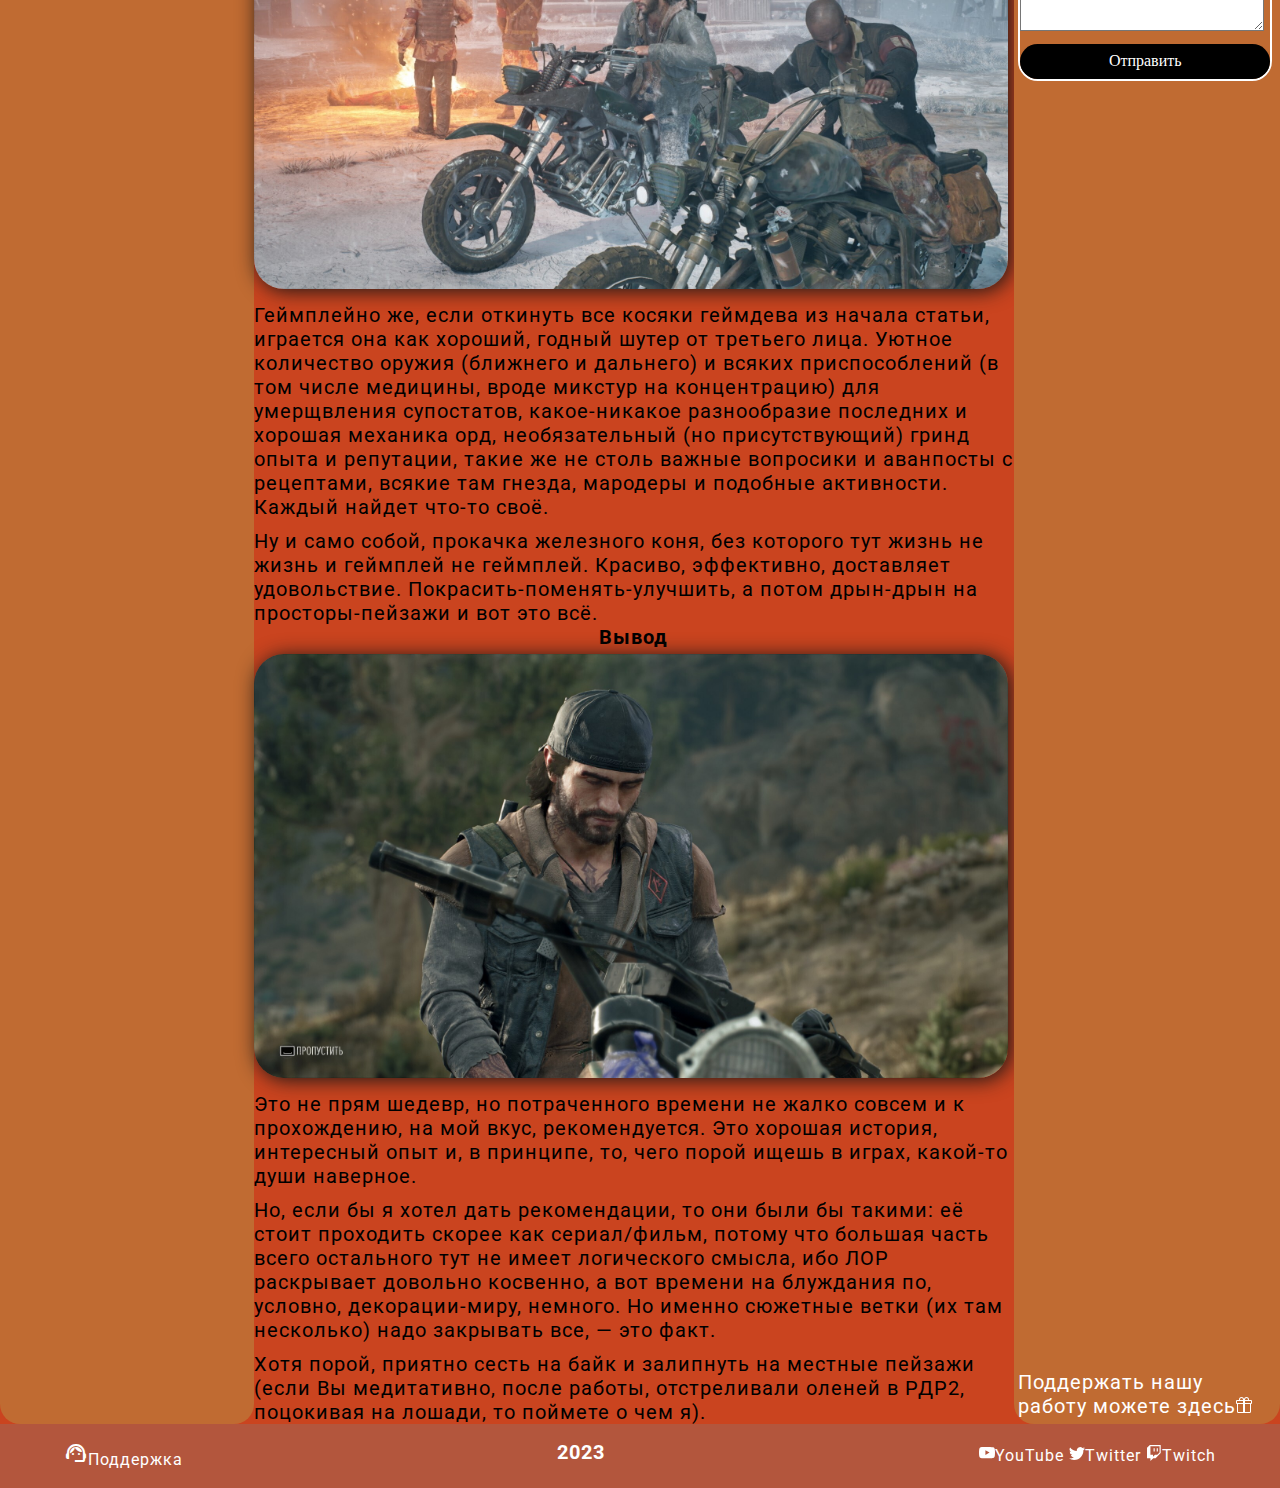
<file: days.html>
<!DOCTYPE html>
<html lang="ru">
  <head>
    <meta charset="UTF-8" />
    <meta http-equiv="X-UA-Compatible" content="IE=edge" />
    <meta name="viewport" content="width=device-width, initial-scale=1.0" />
    <link href="style/style.css" rel="stylesheet" />
    <link rel="preconnect" href="https://fonts.googleapis.com" />
    <link rel="preconnect" href="https://fonts.gstatic.com" crossorigin />
    <link
      href="https://fonts.googleapis.com/css2?family=Grenze+Gotisch:wght@500&family=Roboto:ital,wght@0,300;1,100&display=swap"
      rel="stylesheet"
    />
    <link rel="stylesheet" href="https://fonts.googleapis.com/css2?family=Material+Symbols+Outlined:opsz,wght,FILL,GRAD@48,400,0,0"/>
    <script src="script.js"></script>
    <title>Game-Top</title>
  </head>
  <body>
    <div class="flex-container">
      <header>
        <h1 class="titl">Game World</h1>
        <nav>
          <a class="navigationHeader" href="#">
            <span class="material-symbols-outlined">home</span>Главная
          </a>
          <a class="navigationHeader" href="news.html">
            <span class="material-symbols-outlined">view_timeline</span>Новости
          </a>
          <a class="navigationHeader" href="index.html">
            <span class="material-symbols-outlined">manage_search</span>Обзоры
          </a>
        </nav>
        <nav>
          <a class="navigationHeader" href="#">
            <span class="material-symbols-outlined">circle_notifications</span>
          </a>
          <a class="navigationHeader" href="#" onclick="openFormEntrance(), closeForm()">
            <span class="material-symbols-outlined">account_box</span>Профиль
          </a>
          <a class="navigationHeader" id="reg" href="#" onclick="openForm(), closeFormEntrance()">
            <span class="material-symbols-outlined open-button"> logout</span>Регистрация
          </a>
        </nav>
      </header>
      <main>
        <aside class="right">
          <!--Навигация-->
          <div class="experement">
            <nav>
              <ul>
                <li>
                  <a class="navigatorAside" href="#part1">Глава Первая</a>
                </li>
                <li>
                  <a class="navigatorAside" href="#part2">Глава Вторая</a>
                </li>
                <li><a class="navigatorAside" href="#part3">Глава Третья</a></li>
                <li>
                  <a class="navigatorAside" href="#part4">Глава Четвертая</a>
                </li>
              </ul>
            </nav>
            <div class="recomen">
              <h3 class="chatAside">Рекомендации для ценителей</h3>
                <a class="navigationRecom" target="_blank" href="https://www.youtube.com/@GSTV"><svg xmlns="http://www.w3.org/2000/svg" width="16" height="16" fill="currentColor" class="bi bi-youtube" viewBox="0 0 16 16">
                  <path d="M8.051 1.999h.089c.822.003 4.987.033 6.11.335a2.01 2.01 0 0 1 1.415 1.42c.101.38.172.883.22 1.402l.01.104.022.26.008.104c.065.914.073 1.77.074 1.957v.075c-.001.194-.01 1.108-.082 2.06l-.008.105-.009.104c-.05.572-.124 1.14-.235 1.558a2.007 2.007 0 0 1-1.415 1.42c-1.16.312-5.569.334-6.18.335h-.142c-.309 0-1.587-.006-2.927-.052l-.17-.006-.087-.004-.171-.007-.171-.007c-1.11-.049-2.167-.128-2.654-.26a2.007 2.007 0 0 1-1.415-1.419c-.111-.417-.185-.986-.235-1.558L.09 9.82l-.008-.104A31.4 31.4 0 0 1 0 7.68v-.123c.002-.215.01-.958.064-1.778l.007-.103.003-.052.008-.104.022-.26.01-.104c.048-.519.119-1.023.22-1.402a2.007 2.007 0 0 1 1.415-1.42c.487-.13 1.544-.21 2.654-.26l.17-.007.172-.006.086-.003.171-.007A99.788 99.788 0 0 1 7.858 2h.193zM6.4 5.209v4.818l4.157-2.408L6.4 5.209z"/>
                </svg>GSTV</a>
                <a class="navigationRecom" href="https://dtf.ru/" target="_blank"><svg xmlns="http://www.w3.org/2000/svg" width="16" height="16" fill="currentColor" class="bi bi-card-text" viewBox="0 0 16 16">
                  <path d="M14.5 3a.5.5 0 0 1 .5.5v9a.5.5 0 0 1-.5.5h-13a.5.5 0 0 1-.5-.5v-9a.5.5 0 0 1 .5-.5h13zm-13-1A1.5 1.5 0 0 0 0 3.5v9A1.5 1.5 0 0 0 1.5 14h13a1.5 1.5 0 0 0 1.5-1.5v-9A1.5 1.5 0 0 0 14.5 2h-13z"/>
                  <path d="M3 5.5a.5.5 0 0 1 .5-.5h9a.5.5 0 0 1 0 1h-9a.5.5 0 0 1-.5-.5zM3 8a.5.5 0 0 1 .5-.5h9a.5.5 0 0 1 0 1h-9A.5.5 0 0 1 3 8zm0 2.5a.5.5 0 0 1 .5-.5h6a.5.5 0 0 1 0 1h-6a.5.5 0 0 1-.5-.5z"/>
                </svg>DTF</a>
                <a class="navigationRecom" href="https://www.youtube.com/@onlinegamercentral" target="_blank"><svg xmlns="http://www.w3.org/2000/svg" width="16" height="16" fill="currentColor" class="bi bi-youtube" viewBox="0 0 16 16">
                  <path d="M8.051 1.999h.089c.822.003 4.987.033 6.11.335a2.01 2.01 0 0 1 1.415 1.42c.101.38.172.883.22 1.402l.01.104.022.26.008.104c.065.914.073 1.77.074 1.957v.075c-.001.194-.01 1.108-.082 2.06l-.008.105-.009.104c-.05.572-.124 1.14-.235 1.558a2.007 2.007 0 0 1-1.415 1.42c-1.16.312-5.569.334-6.18.335h-.142c-.309 0-1.587-.006-2.927-.052l-.17-.006-.087-.004-.171-.007-.171-.007c-1.11-.049-2.167-.128-2.654-.26a2.007 2.007 0 0 1-1.415-1.419c-.111-.417-.185-.986-.235-1.558L.09 9.82l-.008-.104A31.4 31.4 0 0 1 0 7.68v-.123c.002-.215.01-.958.064-1.778l.007-.103.003-.052.008-.104.022-.26.01-.104c.048-.519.119-1.023.22-1.402a2.007 2.007 0 0 1 1.415-1.42c.487-.13 1.544-.21 2.654-.26l.17-.007.172-.006.086-.003.171-.007A99.788 99.788 0 0 1 7.858 2h.193zM6.4 5.209v4.818l4.157-2.408L6.4 5.209z"/>
                </svg>IMG</a>
            </div>
          </div>
        </aside>
        <section>
          <!--Registration-->
        <div class="form-popup" id="myForm">
          <form action="/action_page.php" class="form-container">
            <h3>Регистрация</h3>
            <label for="name-profile"><b>Имя</b></label>
            <input type="text" placeholder="Введите Имя" name="name-profile" required>
            <label for="email"><b>Почта</b></label>
            <input type="text" placeholder="Введите Почту" name="email" required>
            <label for="psw"><b>Пароль</b></label>
            <input type="password" placeholder="Введите Пароль" name="psw" required>
            <button type="submit" class="btn">Отправить</button>
            <button type="submit" class="btn cancel" onclick="closeForm()">Закрыть</button>
          </form>
        </div>
        <!--Entrance-->
        <div class="form-popup" id="myFormEntrance">
          <form action="/action_page.php" class="form-container">
            <h3>Вход</h3>
            <label for="name-profile"><b>Имя</b></label>
            <input type="text" placeholder="Введите Имя" name="name-profile" required>
            <label for="psw"><b>Пароль</b></label>
            <input type="password" placeholder="Введите Пароль" name="psw" required>
            <button type="submit" class="btn">Отправить</button>
            <button type="submit" class="btn cancel" onclick="closeFormEntrance()">Закрыть</button>
          </form>
        </div>
          <h2>Обзоры</h2>
          <section class="DaysGone">
            <h2>Days Gone</h2>
            <img class="lastOneImg" src="imgDaysGone/days.jpg" alt="Days Gone" />
            <p>
              Это отличная история. Прям вот хорошая и крепкая, неплохо
              передающая множество ярких аспектов, как наводящих на размышления,
              так и вызывающих эмоции, а порой и желание сесть на байк и
              катиться дальше, чтобы увидеть, что же там ждет за поворотом. Это
              довольно сложно описать без спойлеров, — а еще так, чтобы очистить
              от личных субъективных эмоций, — но я попробую.
            </p>
              <img class="lastOneImg" src="imgDaysGone/daysTwo.jpg" alt="Days Gone" />
              <h3 id="part1">История</h3>
              <p>
                Это отличная история. Прям вот хорошая и крепкая, неплохо передающая 
                множество ярких аспектов, как наводящих на размышления, так и вызывающих 
                эмоции, а порой и желание сесть на байк и катиться дальше, чтобы увидеть, 
                что же там ждет за поворотом. Это довольно сложно описать без спойлеров, — 
                а еще так, чтобы очистить от личных субъективных эмоций, — но я попробую.
              </p>
              <img class="lastOneImg" src="imgDaysGone/daysThree.jpg" alt="Days Gone" />
              <p>
                С одной стороны, она иногда кажется немного банальной и
                притянутой за уши, а с другой, — вся наша жизнь это как раз по
                сути набор клишированных решений, как ты там не изворачивайся.
                Но сюжет неплохо так накручен ответвлениями и событийными
                событиями разных мастей. Плюс, наконец-то, мы не ищем
                многострадальную вакцину, а пытаемся выжить и обрести смысл
                жизни в том звездеце, в котором оказались. Конечно же всё
                началось с вируса, который сметал всё на своем пути, люди рвали
                друг друга на части и вот это всё. Но это осталось за кадром и в
                воспоминаниях.
              </p>
              <p>
                Здесь Вам и история любви, застрявшей в сердце настолько глубоко, 
                что ГГ мечется от попытки похоронить (в том числе себя самого) и отпустить 
                навсегда, до довольно сомнительных решений бросится очертя голову туда, куда 
                возможно бросаться уже давно не стоило бы. Потому что, надежда она умирает последней 
                даже тогда, когда казалось бы уже всё (и навсегда) решено за тебя самого.
              </p>
              <h3 id="part2">Орда</h3>
              <img class="lastOneImg" src="imgDaysGone/daysFour.jpg" alt="Days Gone" />
              <p>
                Геймплейно хорошо реализована опасность как таковая, и вирус в принципе. Конечно 
                маленько не хватает разнообразия подвидов, но, наконец-то, мы имеем не мясной лайтовый 
                шутер, — которые конечно же фановы, — но что-то, где чувствуешь себя не очень то в своей 
                тарелке, особенно в первой половине игры и на сложности не меньше средней (а лучше и 
                больше). Здесь частенько пытаешься выжить, не в привычном для игр смысле конечно, вроде 
                фарма ресурсов, а в плане не огрести лишний раз лишних проблем на свою вполне смертную 
                тушку, — так точно.
              </p>
              <p>
                Представленные в игре орды так вообще и действительно заставляют трепетать, не смотря 
                на обилие бочек и других инструментов истребления, — даже при условной перекачке, — 
                какая-нибудь лесопилка с вполне реальными 200-300 единицами фриков, лично в моей мертвой 
                душонке, застряла навсегда.
              </p>
              <h3 id="part3">Геймплей</h3>
              <img class="lastOneImg" src="imgDaysGone/daysFive.jpg" alt="Days Gone" />
              <p>
                Геймплейно же, если откинуть все косяки геймдева из начала статьи, играется она как 
                хороший, годный шутер от третьего лица. Уютное количество оружия (ближнего и дальнего) 
                и всяких приспособлений (в том числе медицины, вроде микстур на концентрацию) для 
                умерщвления супостатов, какое-никакое разнообразие последних и хорошая механика орд, 
                необязательный (но присутствующий) гринд опыта и репутации, такие же не столь важные 
                вопросики и аванпосты с рецептами, всякие там гнезда, мародеры и подобные активности. 
                Каждый найдет что-то своё.
              </p>
              <p>
                Ну и само собой, прокачка железного коня, без которого тут жизнь не жизнь и геймплей 
                не геймплей. Красиво, эффективно, доставляет удовольствие. Покрасить-поменять-улучшить, 
                а потом дрын-дрын на просторы-пейзажи и вот это всё.
              </p>
              <h3 id="part4">Вывод</h3>
              <img class="lastOneImg" src="imgDaysGone/daysSix.jpg" alt="Days Gone" />
              <p>
                Это не прям шедевр, но потраченного времени не жалко совсем и к прохождению, на мой вкус, 
                рекомендуется. Это хорошая история, интересный опыт и, в принципе, то, чего порой ищешь в 
                играх, какой-то души наверное.
              </p>
              <p>
                Но, если бы я хотел дать рекомендации, то они были бы такими: её стоит проходить скорее 
                как сериал/фильм, потому что большая часть всего остального тут не имеет логического 
                смысла, ибо ЛОР раскрывает довольно косвенно, а вот времени на блуждания по, условно, 
                декорации-миру, немного. Но именно сюжетные ветки (их там несколько) надо закрывать все, 
                — это факт.
              </p>
              <p>
                Хотя порой, приятно сесть на байк и залипнуть на местные пейзажи (если Вы медитативно, 
                после работы, отстреливали оленей в РДР2, поцокивая на лошади, то поймете о чем я).
              </p>
          </section>
        </section>
        <aside class="left">
          <div class="comment">
            <h3 class="chatAside">
              <svg
                xmlns="http://www.w3.org/2000/svg"
                width="16"
                height="16"
                fill="currentColor"
                class="bi bi-chat-left-text"
                viewBox="0 0 16 16">
                <path d="M14 1a1 1 0 0 1 1 1v8a1 1 0 0 1-1 1H4.414A2 2 0 0 0 3 11.586l-2 2V2a1 1 0 0 1 1-1h12zM2 0a2 2 0 0 0-2 2v12.793a.5.5 0 0 0 .854.353l2.853-2.853A1 1 0 0 1 4.414 12H14a2 2 0 0 0 2-2V2a2 2 0 0 0-2-2H2z"/>
                <path d="M3 3.5a.5.5 0 0 1 .5-.5h9a.5.5 0 0 1 0 1h-9a.5.5 0 0 1-.5-.5zM3 6a.5.5 0 0 1 .5-.5h9a.5.5 0 0 1 0 1h-9A.5.5 0 0 1 3 6zm0 2.5a.5.5 0 0 1 .5-.5h5a.5.5 0 0 1 0 1h-5a.5.5 0 0 1-.5-.5z"/>
              </svg>
              Последнии Обсуждения
            </h3>
            <!--CHAT-->
            <div class="card-row">
              <div class="author">
                <img
                  class="author-photo"
                  src="user.png"
                  width="32"
                  height="32"
                  alt="Сергей"
                  loading="lazy"
                />
                <div class="user-info">
                  <div>Сергей</div>
                  <div>04.04.2023, 23:37</div>
                </div>
              </div>
              <div class="card-row-footer">
                Почему вы не любите ласт оф ас????
                <div class="card-comments">
                  <a class="switch" onclick="openForm()"><svg
                    xmlns="http://www.w3.org/2000/svg"
                    width="16"
                    height="16"
                    fill="currentColor"
                    class="bi bi-chat-dots icon"
                    viewBox="0 0 16 16">
                    <path d="M5 8a1 1 0 1 1-2 0 1 1 0 0 1 2 0zm4 0a1 1 0 1 1-2 0 1 1 0 0 1 2 0zm3 1a1 1 0 1 0 0-2 1 1 0 0 0 0 2z"/>
                    <path d="m2.165 15.803.02-.004c1.83-.363 2.948-.842 3.468-1.105A9.06 9.06 0 0 0 8 15c4.418 0 8-3.134 8-7s-3.582-7-8-7-8 3.134-8 7c0 1.76.743 3.37 1.97 4.6a10.437 10.437 0 0 1-.524 2.318l-.003.011a10.722 10.722 0 0 1-.244.637c-.079.186.074.394.273.362a21.673 21.673 0 0 0 .693-.125zm.8-3.108a1 1 0 0 0-.287-.801C1.618 10.83 1 9.468 1 8c0-3.192 3.004-6 7-6s7 2.808 7 6c0 3.193-3.004 6-7 6a8.06 8.06 0 0 1-2.088-.272 1 1 0 0 0-.711.074c-.387.196-1.24.57-2.634.893a10.97 10.97 0 0 0 .398-2z"/>
                  </svg>
                  289</a>
                </div>
              </div>
            </div>
            <div class="card-row">
              <div class="author">
                <img
                  class="author-photo"
                  src="user.png"
                  width="32"
                  height="32"
                  alt="ДжоэлЖив"
                  loading="lazy"
                />
                <div class="user-info">
                  <div>ДжоэлЖив</div>
                  <div>05.04.2023, 10:55</div>
                </div>
              </div>
              <div class="card-row-footer">
                Почему у Элой щеки больше чем у нас вместе взятых?
                <div class="card-comments">
                  <a class="switch" onclick="openForm()"><svg
                    xmlns="http://www.w3.org/2000/svg"
                    width="16"
                    height="16"
                    fill="currentColor"
                    class="bi bi-chat-dots icon"
                    viewBox="0 0 16 16">
                    <path d="M5 8a1 1 0 1 1-2 0 1 1 0 0 1 2 0zm4 0a1 1 0 1 1-2 0 1 1 0 0 1 2 0zm3 1a1 1 0 1 0 0-2 1 1 0 0 0 0 2z"/>
                    <path d="m2.165 15.803.02-.004c1.83-.363 2.948-.842 3.468-1.105A9.06 9.06 0 0 0 8 15c4.418 0 8-3.134 8-7s-3.582-7-8-7-8 3.134-8 7c0 1.76.743 3.37 1.97 4.6a10.437 10.437 0 0 1-.524 2.318l-.003.011a10.722 10.722 0 0 1-.244.637c-.079.186.074.394.273.362a21.673 21.673 0 0 0 .693-.125zm.8-3.108a1 1 0 0 0-.287-.801C1.618 10.83 1 9.468 1 8c0-3.192 3.004-6 7-6s7 2.808 7 6c0 3.193-3.004 6-7 6a8.06 8.06 0 0 1-2.088-.272 1 1 0 0 0-.711.074c-.387.196-1.24.57-2.634.893a10.97 10.97 0 0 0 .398-2z"/>
                  </svg>
                  137</a>
                </div>
              </div>
            </div>
            <div class="card-row">
              <div class="author">
                <img
                  class="author-photo"
                  src="user.png"
                  width="32"
                  height="32"
                  alt="Мудрый Геймер"
                  loading="lazy"/>
                <div class="user-info">
                  <div>Мудрый Геймер</div>
                  <div>05.04.2023, 13:18</div>
                </div>
              </div>
              <div class="card-row-footer">
                Обзор на horizon слишком терпимый. По мне игра так себе.
                <div class="card-comments">
                  <a class="switch" onclick="openForm()"><svg
                    xmlns="http://www.w3.org/2000/svg"
                    width="16"
                    height="16"
                    fill="currentColor"
                    class="bi bi-chat-dots icon"
                    viewBox="0 0 16 16">
                    <path d="M5 8a1 1 0 1 1-2 0 1 1 0 0 1 2 0zm4 0a1 1 0 1 1-2 0 1 1 0 0 1 2 0zm3 1a1 1 0 1 0 0-2 1 1 0 0 0 0 2z"/>
                    <path d="m2.165 15.803.02-.004c1.83-.363 2.948-.842 3.468-1.105A9.06 9.06 0 0 0 8 15c4.418 0 8-3.134 8-7s-3.582-7-8-7-8 3.134-8 7c0 1.76.743 3.37 1.97 4.6a10.437 10.437 0 0 1-.524 2.318l-.003.011a10.722 10.722 0 0 1-.244.637c-.079.186.074.394.273.362a21.673 21.673 0 0 0 .693-.125zm.8-3.108a1 1 0 0 0-.287-.801C1.618 10.83 1 9.468 1 8c0-3.192 3.004-6 7-6s7 2.808 7 6c0 3.193-3.004 6-7 6a8.06 8.06 0 0 1-2.088-.272 1 1 0 0 0-.711.074c-.387.196-1.24.57-2.634.893a10.97 10.97 0 0 0 .398-2z"/>
                  </svg>
                  93</a>
                </div>
              </div>
            </div>
            <div class="card-row">
              <div class="author">
                <img
                  class="author-photo"
                  src="user.png"
                  width="32"
                  height="32"
                  alt="Samurai Jack"
                  loading="lazy"/>
                <div class="user-info">
                  <div>Samurai Jack</div>
                  <div>05.04.2023, 16:27</div>
                </div>
              </div>
              <div class="card-row-footer">
                Администрация!!! Мы хотим обзора Ghost of Tsushima!!!
                <div class="card-comments">
                  <a class="switch" onclick="openForm()"><svg
                    xmlns="http://www.w3.org/2000/svg"
                    width="16"
                    height="16"
                    fill="currentColor"
                    class="bi bi-chat-dots icon"
                    viewBox="0 0 16 16">
                    <path d="M5 8a1 1 0 1 1-2 0 1 1 0 0 1 2 0zm4 0a1 1 0 1 1-2 0 1 1 0 0 1 2 0zm3 1a1 1 0 1 0 0-2 1 1 0 0 0 0 2z"/>
                    <path d="m2.165 15.803.02-.004c1.83-.363 2.948-.842 3.468-1.105A9.06 9.06 0 0 0 8 15c4.418 0 8-3.134 8-7s-3.582-7-8-7-8 3.134-8 7c0 1.76.743 3.37 1.97 4.6a10.437 10.437 0 0 1-.524 2.318l-.003.011a10.722 10.722 0 0 1-.244.637c-.079.186.074.394.273.362a21.673 21.673 0 0 0 .693-.125zm.8-3.108a1 1 0 0 0-.287-.801C1.618 10.83 1 9.468 1 8c0-3.192 3.004-6 7-6s7 2.808 7 6c0 3.193-3.004 6-7 6a8.06 8.06 0 0 1-2.088-.272 1 1 0 0 0-.711.074c-.387.196-1.24.57-2.634.893a10.97 10.97 0 0 0 .398-2z"/>
                  </svg>
                  3</a>
                </div>
              </div>
            </div>
            <div class="card-row">
              <div class="author">
                <img
                  class="author-photo"
                  src="user.png"
                  width="32"
                  height="32"
                  alt="МаминКрасАвчик"
                  loading="lazy"/>
                <div class="user-info">
                  <div>МаминКрасАвчик</div>
                  <div>06.04.2023, 14:35</div>
                </div>
              </div>
              <div class="card-row-footer">
                Рагнорек нормально или за..сь?
                <div class="card-comments">
                  <a class="switch" onclick="openForm()"><svg
                    xmlns="http://www.w3.org/2000/svg"
                    width="16"
                    height="16"
                    fill="currentColor"
                    class="bi bi-chat-dots icon"
                    viewBox="0 0 16 16">
                    <path d="M5 8a1 1 0 1 1-2 0 1 1 0 0 1 2 0zm4 0a1 1 0 1 1-2 0 1 1 0 0 1 2 0zm3 1a1 1 0 1 0 0-2 1 1 0 0 0 0 2z"/>
                    <path d="m2.165 15.803.02-.004c1.83-.363 2.948-.842 3.468-1.105A9.06 9.06 0 0 0 8 15c4.418 0 8-3.134 8-7s-3.582-7-8-7-8 3.134-8 7c0 1.76.743 3.37 1.97 4.6a10.437 10.437 0 0 1-.524 2.318l-.003.011a10.722 10.722 0 0 1-.244.637c-.079.186.074.394.273.362a21.673 21.673 0 0 0 .693-.125zm.8-3.108a1 1 0 0 0-.287-.801C1.618 10.83 1 9.468 1 8c0-3.192 3.004-6 7-6s7 2.808 7 6c0 3.193-3.004 6-7 6a8.06 8.06 0 0 1-2.088-.272 1 1 0 0 0-.711.074c-.387.196-1.24.57-2.634.893a10.97 10.97 0 0 0 .398-2z"/>
                  </svg>
                  72</a>
                </div>
              </div>
            </div>
            <div class="card-row">
              <div class="author">
                <img
                  class="author-photo"
                  src="user.png"
                  width="32"
                  height="32"
                  alt="Эмми_"
                  loading="lazy"/>
                <div class="user-info">
                  <div>Эмми_</div>
                  <div>07.04.2023, 18:39</div>
                </div>
              </div>
              <div class="card-row-footer">
                Я долга не могла понять...КАК МОЖНО НЕ ЛЮБИТЬ ЭЛОИ ЩЕЧКИ? Почему
                вы такие жестокие?
                <div class="card-comments">
                  <a class="switch" onclick="openForm()"><svg
                    xmlns="http://www.w3.org/2000/svg"
                    width="16"
                    height="16"
                    fill="currentColor"
                    class="bi bi-chat-dots icon"
                    viewBox="0 0 16 16">
                    <path d="M5 8a1 1 0 1 1-2 0 1 1 0 0 1 2 0zm4 0a1 1 0 1 1-2 0 1 1 0 0 1 2 0zm3 1a1 1 0 1 0 0-2 1 1 0 0 0 0 2z"/>
                    <path d="m2.165 15.803.02-.004c1.83-.363 2.948-.842 3.468-1.105A9.06 9.06 0 0 0 8 15c4.418 0 8-3.134 8-7s-3.582-7-8-7-8 3.134-8 7c0 1.76.743 3.37 1.97 4.6a10.437 10.437 0 0 1-.524 2.318l-.003.011a10.722 10.722 0 0 1-.244.637c-.079.186.074.394.273.362a21.673 21.673 0 0 0 .693-.125zm.8-3.108a1 1 0 0 0-.287-.801C1.618 10.83 1 9.468 1 8c0-3.192 3.004-6 7-6s7 2.808 7 6c0 3.193-3.004 6-7 6a8.06 8.06 0 0 1-2.088-.272 1 1 0 0 0-.711.074c-.387.196-1.24.57-2.634.893a10.97 10.97 0 0 0 .398-2z"/>
                  </svg>
                  321</a>
                </div>
              </div>
            </div>
            <div class="card-row">
              <div class="author">
                <img
                  class="author-photo"
                  src="user.png"
                  width="32"
                  height="32"
                  alt="МишаРядом"
                  loading="lazy"/>
                <div class="user-info">
                  <div>МишаРядом</div>
                  <div>09.04.2023, 16:15</div>
                </div>
              </div>
              <div class="card-row-footer">
                не справедливо забытая игра дейз ган. Давайте ее вспомним
                <div class="card-comments">
                  <a class="switch" onclick="openForm()"><svg
                    xmlns="http://www.w3.org/2000/svg"
                    width="16"
                    height="16"
                    fill="currentColor"
                    class="bi bi-chat-dots icon"
                    viewBox="0 0 16 16">
                    <path d="M5 8a1 1 0 1 1-2 0 1 1 0 0 1 2 0zm4 0a1 1 0 1 1-2 0 1 1 0 0 1 2 0zm3 1a1 1 0 1 0 0-2 1 1 0 0 0 0 2z"/>
                    <path d="m2.165 15.803.02-.004c1.83-.363 2.948-.842 3.468-1.105A9.06 9.06 0 0 0 8 15c4.418 0 8-3.134 8-7s-3.582-7-8-7-8 3.134-8 7c0 1.76.743 3.37 1.97 4.6a10.437 10.437 0 0 1-.524 2.318l-.003.011a10.722 10.722 0 0 1-.244.637c-.079.186.074.394.273.362a21.673 21.673 0 0 0 .693-.125zm.8-3.108a1 1 0 0 0-.287-.801C1.618 10.83 1 9.468 1 8c0-3.192 3.004-6 7-6s7 2.808 7 6c0 3.193-3.004 6-7 6a8.06 8.06 0 0 1-2.088-.272 1 1 0 0 0-.711.074c-.387.196-1.24.57-2.634.893a10.97 10.97 0 0 0 .398-2z"/>
                  </svg>
                  68</a>
                </div>
              </div>
            </div>
            <label for="comment">Начните обсуждение.<textarea id="comment" name="comment" rows="3" cols="30" placeholder="Бумага не краснеет..."></textarea></label>
              <input id="submit" type="submit" onclick="openForm()" value="Отправить">
          </div>
          <div class="survey">
            <h3>
              Опрос
            </h3>
            <form class="surveyContainer">
              <fieldset>
                <label for='name' id='name-label'>Имя<input id='name' type='text' placeholder="Кто ты геймер?(Имя)" required></label>
                <label for='email' id='email-label'>Почта<input id='email' name='email' type='email' required placeholder='...'></label>
                <label for='number' id='number-label'>Возраст<input id='number' type="number" name="age" min="13" max="120" placeholder="..."></label>
                <label for='dropdown'>
                  Какое колличество времени вы тратите на игры?
                  <select id="dropdown">
                    <option disabled selected value>Выберите верное утверждение.</option>
                    <option value="more">Больше 6-ти часов в день.</option>
                    <option value="middle">Больше 2-х часов в день</option>
                    <option value="less">Не более 1-го часа в день</option>
                    <option value="nothing">Я вообще не играю</option>
                  </select>
                </label>
              </fieldset>
              <fieldset>
                Какой жанр игр вам нравиться?
                <label for="shooters"><input id="shooters" type='checkbox' value="a1" name="group1">Шутеры</label>
                <label for="strategies"><input id="strategies" type='checkbox' value="a2" name="group1">Стратегии</label>
                <label for="rpg"><input id="rpg" type='checkbox' value="a3" name="group1">RPG</label>
                <label for="simulators"><input id="simulators" type='checkbox' value="a4" name="group1">Симуляторы</label>
                <label for="other"><input id="other" type='checkbox' value="a5" name="group1">Другое</label>
              </fieldset>
              <fieldset>
                Какая ваша самая любимая игра?
                <label for="last"><input id="last" type='radio' value="b1" name="group2">The Last of Us Part II</label>
                <label for="warG"><input id="warG" type='radio' value="b2" name="group2">God of War: Ragnarök</label>
                <label for="daysG"><input id="daysG" type='radio' value="b3" name="group2">Days Gone</label>
                <label for="stranding"><input id="stranding" type='radio' value="b4" name="group2">Death Stranding</label>
                <label for="dawn"><input id="dawn" type='radio' value="b5" name="group2">Horizon Zero Dawn</label>
                <label for="commentOne">Любые комментарии или предложения?<textarea id="commentOne" name="comment" rows="3" cols="30" placeholder="Бумага не краснеет..."></textarea></label>
                <input id="submitOne" type="submit" value="Отправить">
              </fieldset>
            </form>
          </div>
          <div class="switch">Поддержать нашу работу можете здесь<svg xmlns="http://www.w3.org/2000/svg" width="16" height="16" fill="currentColor" class="bi bi-gift" viewBox="0 0 16 16">
            <path d="M3 2.5a2.5 2.5 0 0 1 5 0 2.5 2.5 0 0 1 5 0v.006c0 .07 0 .27-.038.494H15a1 1 0 0 1 1 1v2a1 1 0 0 1-1 1v7.5a1.5 1.5 0 0 1-1.5 1.5h-11A1.5 1.5 0 0 1 1 14.5V7a1 1 0 0 1-1-1V4a1 1 0 0 1 1-1h2.038A2.968 2.968 0 0 1 3 2.506V2.5zm1.068.5H7v-.5a1.5 1.5 0 1 0-3 0c0 .085.002.274.045.43a.522.522 0 0 0 .023.07zM9 3h2.932a.56.56 0 0 0 .023-.07c.043-.156.045-.345.045-.43a1.5 1.5 0 0 0-3 0V3zM1 4v2h6V4H1zm8 0v2h6V4H9zm5 3H9v8h4.5a.5.5 0 0 0 .5-.5V7zm-7 8V7H2v7.5a.5.5 0 0 0 .5.5H7z"/>
          </svg></div>
        </aside>
      </main>
      <footer>
        <div class="footer">
          <div class="support">
            <a class="navigationFooter" href="#"><span class="material-symbols-outlined">support_agent</span>Поддержка</a>
          </div>
          <div class="data">
            <h3>2023</h3>
          </div>
          <div class="social">
            <a class="navigationFooter" href="https://www.youtube.com/watch?v=dQw4w9WgXcQ"><svg xmlns="http://www.w3.org/2000/svg" width="16" height="16" fill="currentColor" class="bi bi-youtube" viewBox="0 0 16 16">
              <path d="M8.051 1.999h.089c.822.003 4.987.033 6.11.335a2.01 2.01 0 0 1 1.415 1.42c.101.38.172.883.22 1.402l.01.104.022.26.008.104c.065.914.073 1.77.074 1.957v.075c-.001.194-.01 1.108-.082 2.06l-.008.105-.009.104c-.05.572-.124 1.14-.235 1.558a2.007 2.007 0 0 1-1.415 1.42c-1.16.312-5.569.334-6.18.335h-.142c-.309 0-1.587-.006-2.927-.052l-.17-.006-.087-.004-.171-.007-.171-.007c-1.11-.049-2.167-.128-2.654-.26a2.007 2.007 0 0 1-1.415-1.419c-.111-.417-.185-.986-.235-1.558L.09 9.82l-.008-.104A31.4 31.4 0 0 1 0 7.68v-.123c.002-.215.01-.958.064-1.778l.007-.103.003-.052.008-.104.022-.26.01-.104c.048-.519.119-1.023.22-1.402a2.007 2.007 0 0 1 1.415-1.42c.487-.13 1.544-.21 2.654-.26l.17-.007.172-.006.086-.003.171-.007A99.788 99.788 0 0 1 7.858 2h.193zM6.4 5.209v4.818l4.157-2.408L6.4 5.209z"/>
            </svg>YouTube</a>
            <a class="navigationFooter" href="#"><svg xmlns="http://www.w3.org/2000/svg" width="16" height="16" fill="currentColor" class="bi bi-twitter" viewBox="0 0 16 16">
              <path d="M5.026 15c6.038 0 9.341-5.003 9.341-9.334 0-.14 0-.282-.006-.422A6.685 6.685 0 0 0 16 3.542a6.658 6.658 0 0 1-1.889.518 3.301 3.301 0 0 0 1.447-1.817 6.533 6.533 0 0 1-2.087.793A3.286 3.286 0 0 0 7.875 6.03a9.325 9.325 0 0 1-6.767-3.429 3.289 3.289 0 0 0 1.018 4.382A3.323 3.323 0 0 1 .64 6.575v.045a3.288 3.288 0 0 0 2.632 3.218 3.203 3.203 0 0 1-.865.115 3.23 3.23 0 0 1-.614-.057 3.283 3.283 0 0 0 3.067 2.277A6.588 6.588 0 0 1 .78 13.58a6.32 6.32 0 0 1-.78-.045A9.344 9.344 0 0 0 5.026 15z"/>
            </svg>Twitter</a>
            <a class="navigationFooter" href="#"><svg xmlns="http://www.w3.org/2000/svg" width="16" height="16" fill="currentColor" class="bi bi-twitch" viewBox="0 0 16 16">
              <path d="M3.857 0 1 2.857v10.286h3.429V16l2.857-2.857H9.57L14.714 8V0H3.857zm9.714 7.429-2.285 2.285H9l-2 2v-2H4.429V1.143h9.142v6.286z"/>
              <path d="M11.857 3.143h-1.143V6.57h1.143V3.143zm-3.143 0H7.571V6.57h1.143V3.143z"/>
            </svg>Twitch</a>
          </div>
        </div>
      </footer>
    </div>
  </body>
</html>
</file>
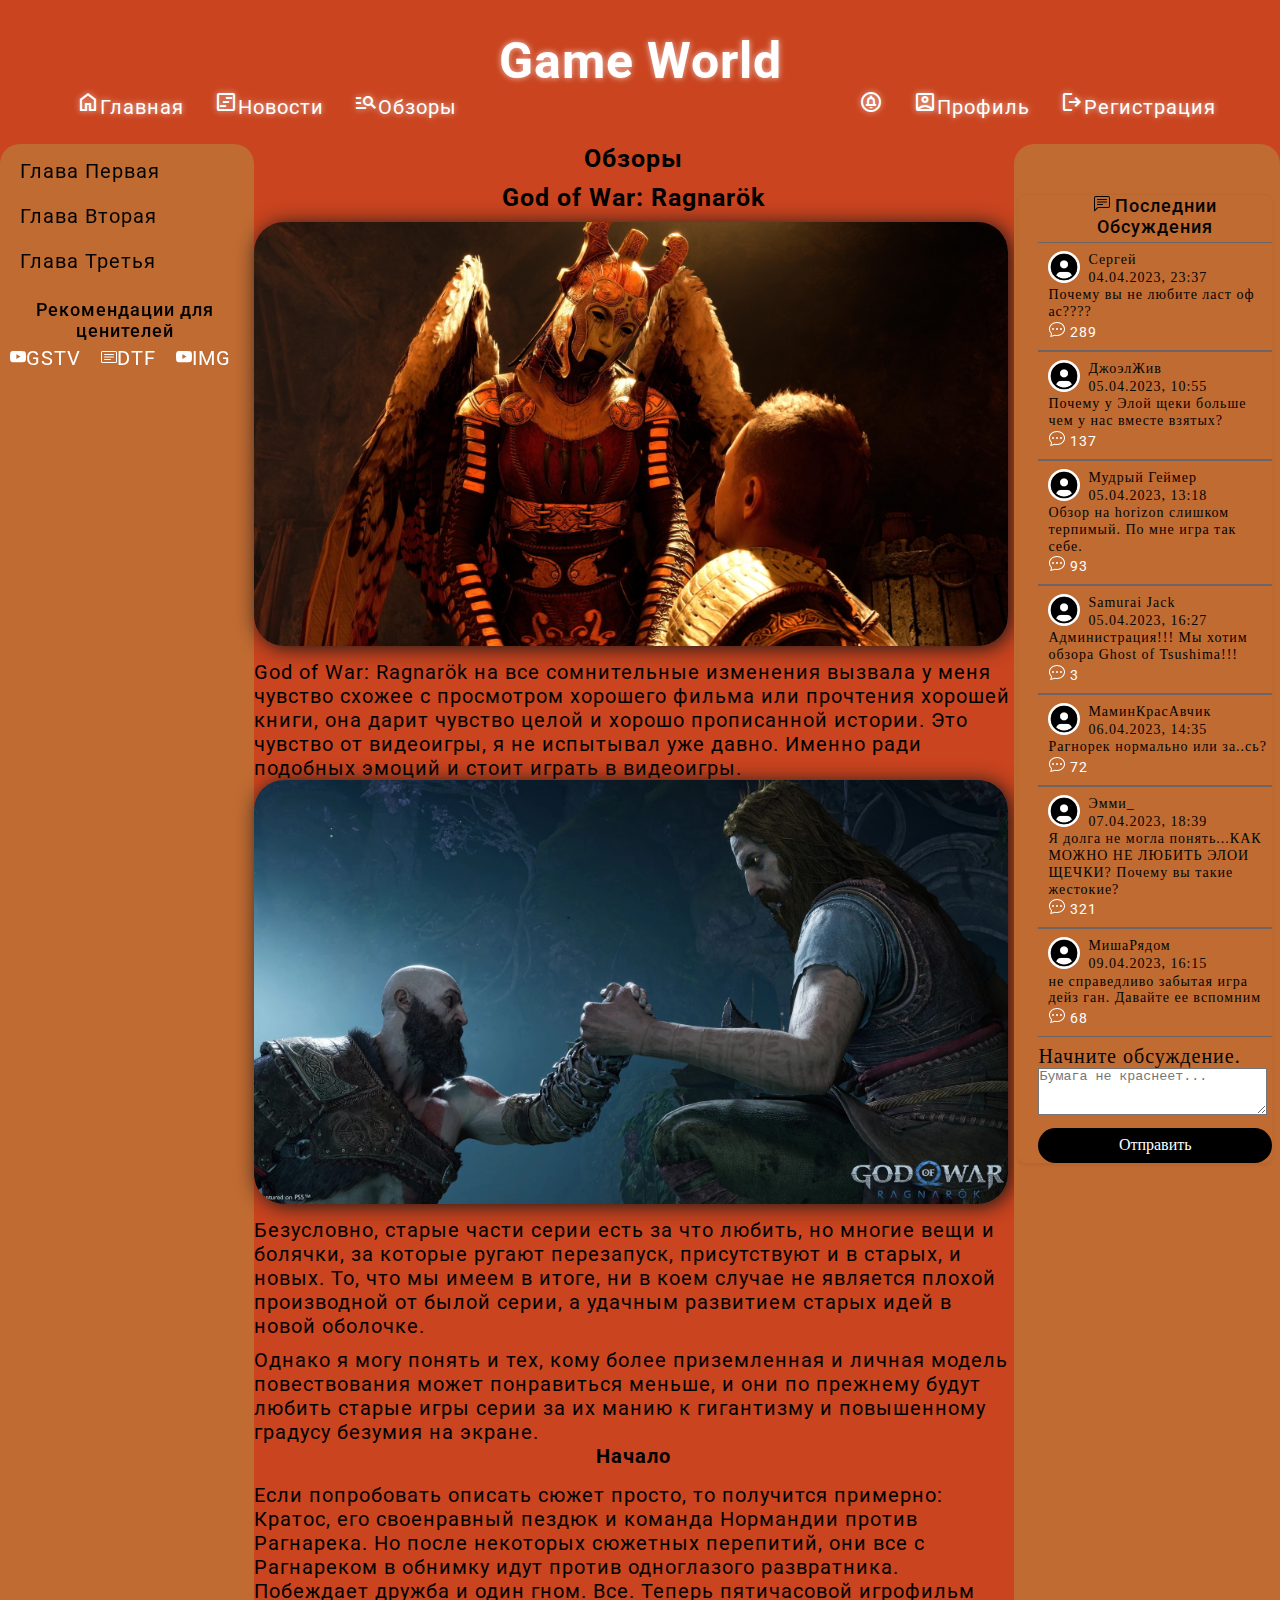
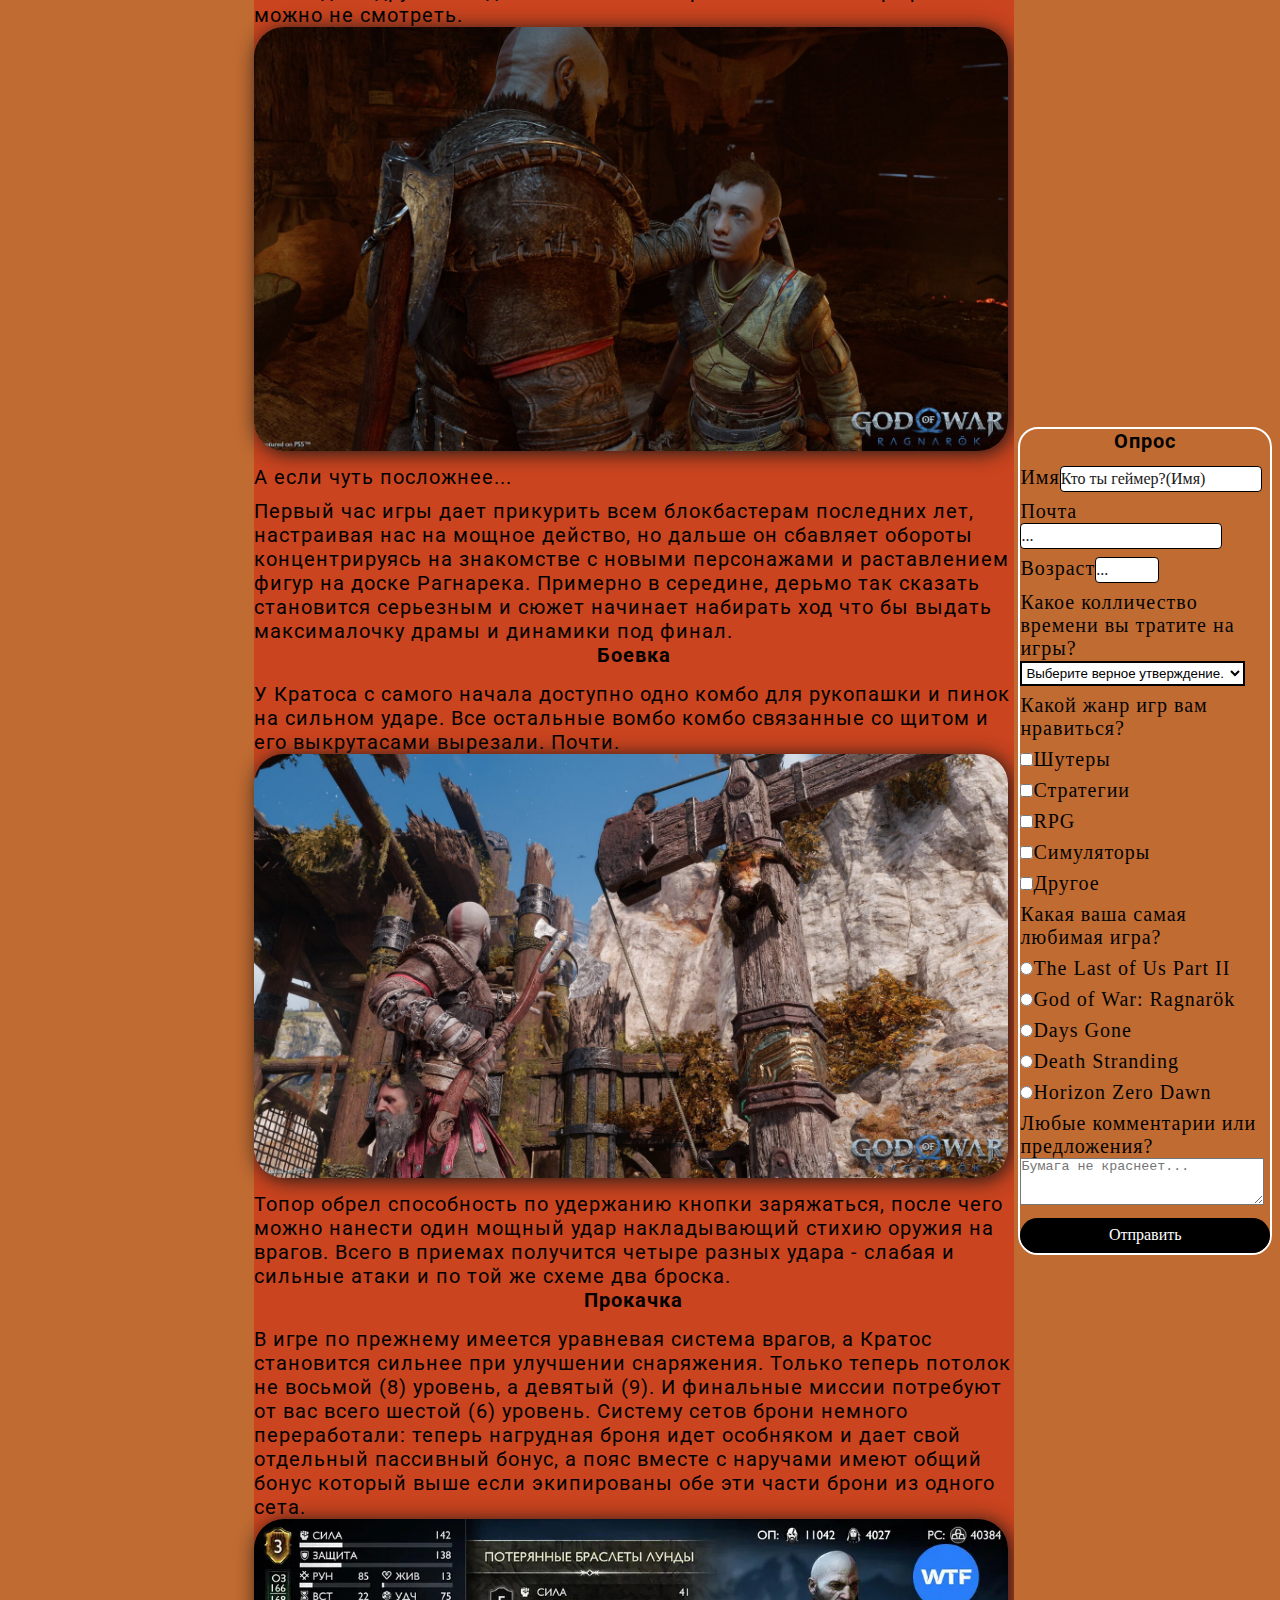
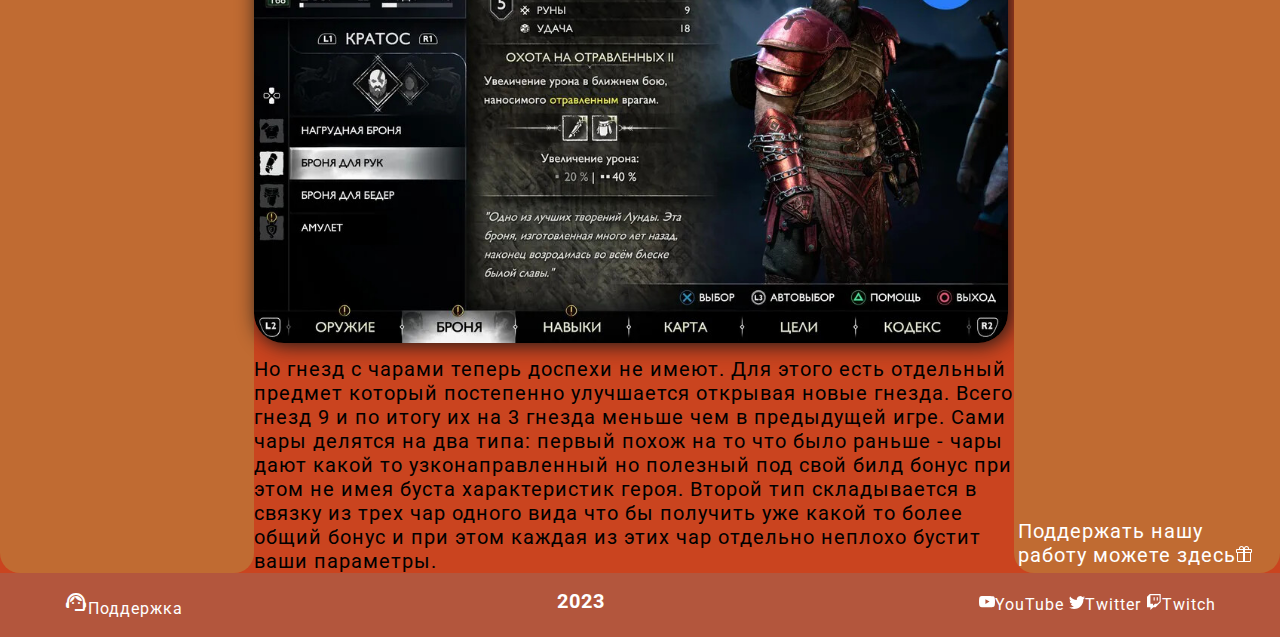
<file: godWar.html>
<!DOCTYPE html>
<html lang="ru">
  <head>
    <meta charset="UTF-8" />
    <meta http-equiv="X-UA-Compatible" content="IE=edge" />
    <meta name="viewport" content="width=device-width, initial-scale=1.0" />
    <link href="style/style.css" rel="stylesheet" />
    <link rel="preconnect" href="https://fonts.googleapis.com" />
    <link rel="preconnect" href="https://fonts.gstatic.com" crossorigin />
    <link
      href="https://fonts.googleapis.com/css2?family=Grenze+Gotisch:wght@500&family=Roboto:ital,wght@0,300;1,100&display=swap"
      rel="stylesheet"
    />
    <link rel="stylesheet" href="https://fonts.googleapis.com/css2?family=Material+Symbols+Outlined:opsz,wght,FILL,GRAD@48,400,0,0"/>
    <script src="script.js"></script>
    <title>Game-Top</title>
  </head>
  <body>
    <div class="flex-container">
      <header>
        <h1 class="titl">Game World</h1>
        <nav>
          <a class="navigationHeader" href="#">
            <span class="material-symbols-outlined">home</span>Главная
          </a>
          <a class="navigationHeader" href="news.html">
            <span class="material-symbols-outlined">view_timeline</span>Новости
          </a>
          <a class="navigationHeader" href="index.html">
            <span class="material-symbols-outlined">manage_search</span>Обзоры
          </a>
        </nav>
        <nav>
          <a class="navigationHeader" href="#">
            <span class="material-symbols-outlined">circle_notifications</span>
          </a>
          <a class="navigationHeader" href="#" onclick="openFormEntrance(), closeForm()">
            <span class="material-symbols-outlined">account_box</span>Профиль
          </a>
          <a class="navigationHeader" id="reg" href="#" onclick="openForm(), closeFormEntrance()">
            <span class="material-symbols-outlined open-button"> logout</span>Регистрация
          </a>
        </nav>
      </header>
      <main>
        <aside class="right">
          <!--Навигация-->
          <div class="experement">
            <nav>
              <ul>
                <li>
                    <a class="navigatorAside" href="#one">Глава Первая</a>
                  </li>
                  <li>
                    <a class="navigatorAside" href="#two">Глава Вторая</a>
                  </li>
                  <li>
                    <a class="navigatorAside" href="#three">Глава Третья</a>
                  </li>
              </ul>
            </nav>
            <div class="recomen">
              <h3 class="chatAside">Рекомендации для ценителей</h3>
                <a class="navigationRecom" target="_blank" href="https://www.youtube.com/@GSTV"><svg xmlns="http://www.w3.org/2000/svg" width="16" height="16" fill="currentColor" class="bi bi-youtube" viewBox="0 0 16 16">
                  <path d="M8.051 1.999h.089c.822.003 4.987.033 6.11.335a2.01 2.01 0 0 1 1.415 1.42c.101.38.172.883.22 1.402l.01.104.022.26.008.104c.065.914.073 1.77.074 1.957v.075c-.001.194-.01 1.108-.082 2.06l-.008.105-.009.104c-.05.572-.124 1.14-.235 1.558a2.007 2.007 0 0 1-1.415 1.42c-1.16.312-5.569.334-6.18.335h-.142c-.309 0-1.587-.006-2.927-.052l-.17-.006-.087-.004-.171-.007-.171-.007c-1.11-.049-2.167-.128-2.654-.26a2.007 2.007 0 0 1-1.415-1.419c-.111-.417-.185-.986-.235-1.558L.09 9.82l-.008-.104A31.4 31.4 0 0 1 0 7.68v-.123c.002-.215.01-.958.064-1.778l.007-.103.003-.052.008-.104.022-.26.01-.104c.048-.519.119-1.023.22-1.402a2.007 2.007 0 0 1 1.415-1.42c.487-.13 1.544-.21 2.654-.26l.17-.007.172-.006.086-.003.171-.007A99.788 99.788 0 0 1 7.858 2h.193zM6.4 5.209v4.818l4.157-2.408L6.4 5.209z"/>
                </svg>GSTV</a>
                <a class="navigationRecom" href="https://dtf.ru/" target="_blank"><svg xmlns="http://www.w3.org/2000/svg" width="16" height="16" fill="currentColor" class="bi bi-card-text" viewBox="0 0 16 16">
                  <path d="M14.5 3a.5.5 0 0 1 .5.5v9a.5.5 0 0 1-.5.5h-13a.5.5 0 0 1-.5-.5v-9a.5.5 0 0 1 .5-.5h13zm-13-1A1.5 1.5 0 0 0 0 3.5v9A1.5 1.5 0 0 0 1.5 14h13a1.5 1.5 0 0 0 1.5-1.5v-9A1.5 1.5 0 0 0 14.5 2h-13z"/>
                  <path d="M3 5.5a.5.5 0 0 1 .5-.5h9a.5.5 0 0 1 0 1h-9a.5.5 0 0 1-.5-.5zM3 8a.5.5 0 0 1 .5-.5h9a.5.5 0 0 1 0 1h-9A.5.5 0 0 1 3 8zm0 2.5a.5.5 0 0 1 .5-.5h6a.5.5 0 0 1 0 1h-6a.5.5 0 0 1-.5-.5z"/>
                </svg>DTF</a>
                <a class="navigationRecom" href="https://www.youtube.com/@onlinegamercentral" target="_blank"><svg xmlns="http://www.w3.org/2000/svg" width="16" height="16" fill="currentColor" class="bi bi-youtube" viewBox="0 0 16 16">
                  <path d="M8.051 1.999h.089c.822.003 4.987.033 6.11.335a2.01 2.01 0 0 1 1.415 1.42c.101.38.172.883.22 1.402l.01.104.022.26.008.104c.065.914.073 1.77.074 1.957v.075c-.001.194-.01 1.108-.082 2.06l-.008.105-.009.104c-.05.572-.124 1.14-.235 1.558a2.007 2.007 0 0 1-1.415 1.42c-1.16.312-5.569.334-6.18.335h-.142c-.309 0-1.587-.006-2.927-.052l-.17-.006-.087-.004-.171-.007-.171-.007c-1.11-.049-2.167-.128-2.654-.26a2.007 2.007 0 0 1-1.415-1.419c-.111-.417-.185-.986-.235-1.558L.09 9.82l-.008-.104A31.4 31.4 0 0 1 0 7.68v-.123c.002-.215.01-.958.064-1.778l.007-.103.003-.052.008-.104.022-.26.01-.104c.048-.519.119-1.023.22-1.402a2.007 2.007 0 0 1 1.415-1.42c.487-.13 1.544-.21 2.654-.26l.17-.007.172-.006.086-.003.171-.007A99.788 99.788 0 0 1 7.858 2h.193zM6.4 5.209v4.818l4.157-2.408L6.4 5.209z"/>
                </svg>IMG</a>
            </div>
          </div>
        </aside>
        <section>
          <!--Registration-->
        <div class="form-popup" id="myForm">
          <form action="/action_page.php" class="form-container">
            <h3>Регистрация</h3>
            <label for="name-profile"><b>Имя</b></label>
            <input type="text" placeholder="Введите Имя" name="name-profile" required>
            <label for="email"><b>Почта</b></label>
            <input type="text" placeholder="Введите Почту" name="email" required>
            <label for="psw"><b>Пароль</b></label>
            <input type="password" placeholder="Введите Пароль" name="psw" required>
            <button type="submit" class="btn">Отправить</button>
            <button type="submit" class="btn cancel" onclick="closeForm()">Закрыть</button>
          </form>
        </div>
        <!--Entrance-->
        <div class="form-popup" id="myFormEntrance">
          <form action="/action_page.php" class="form-container">
            <h3>Вход</h3>
            <label for="name-profile"><b>Имя</b></label>
            <input type="text" placeholder="Введите Имя" name="name-profile" required>
            <label for="psw"><b>Пароль</b></label>
            <input type="password" placeholder="Введите Пароль" name="psw" required>
            <button type="submit" class="btn">Отправить</button>
            <button type="submit" class="btn cancel" onclick="closeFormEntrance()">Закрыть</button>
          </form>
        </div>
          <h2>Обзоры</h2>
          <section class="GodOfWarRagnarök">
            <h2>God of War: Ragnarök</h2>
            <img class="lastOneImg" src="imgGodOfWarRagnarek/war.jpg" alt="God of War: Ragnarök" />
            <p>
              God of War: Ragnarök на все сомнительные изменения вызвала у меня
              чувство схожее с просмотром хорошего фильма или прочтения хорошей
              книги, она дарит чувство целой и хорошо прописанной истории. Это
              чувство от видеоигры, я не испытывал уже давно. Именно ради
              подобных эмоций и стоит играть в видеоигры.
            </p>
              <img
                class="lastOneImg"
                src="imgGodOfWarRagnarek/warTwo.jpg"
                alt="God of War: Ragnarök"
              />
              <p>
                Безусловно, старые части серии есть за что любить, но многие
                вещи и болячки, за которые ругают перезапуск, присутствуют и в
                старых, и новых. То, что мы имеем в итоге, ни в коем случае не
                является плохой производной от былой серии, а удачным развитием
                старых идей в новой оболочке.
              </p>
              <p>
                Однако я могу понять и тех, кому более приземленная и личная
                модель повествования может понравиться меньше, и они по прежнему
                будут любить старые игры серии за их манию к гигантизму и
                повышенному градусу безумия на экране.
              </p>
              <h3 id="one">Начало</h3>
              <p>
                Если попробовать описать сюжет просто, то получится примерно: 
                Кратос, его своенравный пездюк и команда Нормандии против Рагнарека. 
                Но после некоторых сюжетных перепитий, они все с Рагнареком в обнимку 
                идут против одноглазого развратника. Побеждает дружба и один гном. Все. 
                Теперь пятичасовой игрофильм можно не смотреть.
              </p>
              <img
                class="lastOneImg"
                src="imgGodOfWarRagnarek/warThree.jpg"
                alt="God of War: Ragnarök"
                />
                <p>
                    А если чуть посложнее...
                </p>
                <p>
                    Первый час игры дает прикурить всем блокбастерам последних лет, 
                    настраивая нас на мощное действо, но дальше он сбавляет обороты 
                    концентрируясь на знакомстве с новыми персонажами и раставлением фигур 
                    на доске Рагнарека. Примерно в середине, дерьмо так сказать становится 
                    серьезным и сюжет начинает набирать ход что бы выдать максималочку драмы и 
                    динамики под финал.
                </p>
                <h3 id="two">Боевка</h3>
                <p>
                    У Кратоса с самого начала доступно одно комбо для рукопашки и пинок на 
                    сильном ударе. Все остальные вомбо комбо связанные со щитом и его выкрутасами 
                    вырезали. Почти.
                </p>
                <img
                class="lastOneImg"
                src="imgGodOfWarRagnarek/warFour.jpg"
                alt="God of War: Ragnarök"
                />
                <p>
                    Топор обрел способность по удержанию кнопки заряжаться, после чего можно 
                    нанести один мощный удар накладывающий стихию оружия на врагов. Всего в приемах 
                    получится четыре разных удара - слабая и сильные атаки и по той же схеме два броска.
                </p>
                <h3 id="three">Прокачка</h3>
                <p>
                    В игре по прежнему имеется уравневая система врагов, а Кратос становится 
                    сильнее при улучшении снаряжения. Только теперь потолок не восьмой (8) уровень, 
                    а девятый (9). И финальные миссии потребуют от вас всего шестой (6) уровень. 
                    Систему сетов брони немного переработали: теперь нагрудная броня идет особняком и 
                    дает свой отдельный пассивный бонус, а пояс вместе с наручами имеют общий бонус 
                    который выше если экипированы обе эти части брони из одного сета.
                </p>
                <img
                class="lastOneImg"
                src="imgGodOfWarRagnarek/warFive.jpg"
                alt="God of War: Ragnarök"
                />
                <p>
                    Но гнезд с чарами теперь доспехи не имеют. Для этого есть отдельный предмет 
                    который постепенно улучшается открывая новые гнезда. Всего гнезд 9 и по итогу 
                    их на 3 гнезда меньше чем в предыдущей игре. Сами чары делятся на два типа: первый 
                    похож на то что было раньше - чары дают какой то узконаправленный но полезный под 
                    свой билд бонус при этом не имея буста характеристик героя. Второй тип складывается 
                    в связку из трех чар одного вида что бы получить уже какой то более общий бонус и 
                    при этом каждая из этих чар отдельно неплохо бустит ваши параметры.
                </p>
          </section>
        </section>
        <aside class="left">
          <div class="comment">
            <h3 class="chatAside">
              <svg
                xmlns="http://www.w3.org/2000/svg"
                width="16"
                height="16"
                fill="currentColor"
                class="bi bi-chat-left-text"
                viewBox="0 0 16 16">
                <path d="M14 1a1 1 0 0 1 1 1v8a1 1 0 0 1-1 1H4.414A2 2 0 0 0 3 11.586l-2 2V2a1 1 0 0 1 1-1h12zM2 0a2 2 0 0 0-2 2v12.793a.5.5 0 0 0 .854.353l2.853-2.853A1 1 0 0 1 4.414 12H14a2 2 0 0 0 2-2V2a2 2 0 0 0-2-2H2z"/>
                <path d="M3 3.5a.5.5 0 0 1 .5-.5h9a.5.5 0 0 1 0 1h-9a.5.5 0 0 1-.5-.5zM3 6a.5.5 0 0 1 .5-.5h9a.5.5 0 0 1 0 1h-9A.5.5 0 0 1 3 6zm0 2.5a.5.5 0 0 1 .5-.5h5a.5.5 0 0 1 0 1h-5a.5.5 0 0 1-.5-.5z"/>
              </svg>
              Последнии Обсуждения
            </h3>
            <!--CHAT-->
            <div class="card-row">
              <div class="author">
                <img
                  class="author-photo"
                  src="user.png"
                  width="32"
                  height="32"
                  alt="Сергей"
                  loading="lazy"
                />
                <div class="user-info">
                  <div>Сергей</div>
                  <div>04.04.2023, 23:37</div>
                </div>
              </div>
              <div class="card-row-footer">
                Почему вы не любите ласт оф ас????
                <div class="card-comments">
                  <a class="switch" onclick="openForm()"><svg
                    xmlns="http://www.w3.org/2000/svg"
                    width="16"
                    height="16"
                    fill="currentColor"
                    class="bi bi-chat-dots icon"
                    viewBox="0 0 16 16">
                    <path d="M5 8a1 1 0 1 1-2 0 1 1 0 0 1 2 0zm4 0a1 1 0 1 1-2 0 1 1 0 0 1 2 0zm3 1a1 1 0 1 0 0-2 1 1 0 0 0 0 2z"/>
                    <path d="m2.165 15.803.02-.004c1.83-.363 2.948-.842 3.468-1.105A9.06 9.06 0 0 0 8 15c4.418 0 8-3.134 8-7s-3.582-7-8-7-8 3.134-8 7c0 1.76.743 3.37 1.97 4.6a10.437 10.437 0 0 1-.524 2.318l-.003.011a10.722 10.722 0 0 1-.244.637c-.079.186.074.394.273.362a21.673 21.673 0 0 0 .693-.125zm.8-3.108a1 1 0 0 0-.287-.801C1.618 10.83 1 9.468 1 8c0-3.192 3.004-6 7-6s7 2.808 7 6c0 3.193-3.004 6-7 6a8.06 8.06 0 0 1-2.088-.272 1 1 0 0 0-.711.074c-.387.196-1.24.57-2.634.893a10.97 10.97 0 0 0 .398-2z"/>
                  </svg>
                  289</a>
                </div>
              </div>
            </div>
            <div class="card-row">
              <div class="author">
                <img
                  class="author-photo"
                  src="user.png"
                  width="32"
                  height="32"
                  alt="ДжоэлЖив"
                  loading="lazy"
                />
                <div class="user-info">
                  <div>ДжоэлЖив</div>
                  <div>05.04.2023, 10:55</div>
                </div>
              </div>
              <div class="card-row-footer">
                Почему у Элой щеки больше чем у нас вместе взятых?
                <div class="card-comments">
                  <a class="switch" onclick="openForm()"><svg
                    xmlns="http://www.w3.org/2000/svg"
                    width="16"
                    height="16"
                    fill="currentColor"
                    class="bi bi-chat-dots icon"
                    viewBox="0 0 16 16">
                    <path d="M5 8a1 1 0 1 1-2 0 1 1 0 0 1 2 0zm4 0a1 1 0 1 1-2 0 1 1 0 0 1 2 0zm3 1a1 1 0 1 0 0-2 1 1 0 0 0 0 2z"/>
                    <path d="m2.165 15.803.02-.004c1.83-.363 2.948-.842 3.468-1.105A9.06 9.06 0 0 0 8 15c4.418 0 8-3.134 8-7s-3.582-7-8-7-8 3.134-8 7c0 1.76.743 3.37 1.97 4.6a10.437 10.437 0 0 1-.524 2.318l-.003.011a10.722 10.722 0 0 1-.244.637c-.079.186.074.394.273.362a21.673 21.673 0 0 0 .693-.125zm.8-3.108a1 1 0 0 0-.287-.801C1.618 10.83 1 9.468 1 8c0-3.192 3.004-6 7-6s7 2.808 7 6c0 3.193-3.004 6-7 6a8.06 8.06 0 0 1-2.088-.272 1 1 0 0 0-.711.074c-.387.196-1.24.57-2.634.893a10.97 10.97 0 0 0 .398-2z"/>
                  </svg>
                  137</a>
                </div>
              </div>
            </div>
            <div class="card-row">
              <div class="author">
                <img
                  class="author-photo"
                  src="user.png"
                  width="32"
                  height="32"
                  alt="Мудрый Геймер"
                  loading="lazy"/>
                <div class="user-info">
                  <div>Мудрый Геймер</div>
                  <div>05.04.2023, 13:18</div>
                </div>
              </div>
              <div class="card-row-footer">
                Обзор на horizon слишком терпимый. По мне игра так себе.
                <div class="card-comments">
                  <a class="switch" onclick="openForm()"><svg
                    xmlns="http://www.w3.org/2000/svg"
                    width="16"
                    height="16"
                    fill="currentColor"
                    class="bi bi-chat-dots icon"
                    viewBox="0 0 16 16">
                    <path d="M5 8a1 1 0 1 1-2 0 1 1 0 0 1 2 0zm4 0a1 1 0 1 1-2 0 1 1 0 0 1 2 0zm3 1a1 1 0 1 0 0-2 1 1 0 0 0 0 2z"/>
                    <path d="m2.165 15.803.02-.004c1.83-.363 2.948-.842 3.468-1.105A9.06 9.06 0 0 0 8 15c4.418 0 8-3.134 8-7s-3.582-7-8-7-8 3.134-8 7c0 1.76.743 3.37 1.97 4.6a10.437 10.437 0 0 1-.524 2.318l-.003.011a10.722 10.722 0 0 1-.244.637c-.079.186.074.394.273.362a21.673 21.673 0 0 0 .693-.125zm.8-3.108a1 1 0 0 0-.287-.801C1.618 10.83 1 9.468 1 8c0-3.192 3.004-6 7-6s7 2.808 7 6c0 3.193-3.004 6-7 6a8.06 8.06 0 0 1-2.088-.272 1 1 0 0 0-.711.074c-.387.196-1.24.57-2.634.893a10.97 10.97 0 0 0 .398-2z"/>
                  </svg>
                  93</a>
                </div>
              </div>
            </div>
            <div class="card-row">
              <div class="author">
                <img
                  class="author-photo"
                  src="user.png"
                  width="32"
                  height="32"
                  alt="Samurai Jack"
                  loading="lazy"/>
                <div class="user-info">
                  <div>Samurai Jack</div>
                  <div>05.04.2023, 16:27</div>
                </div>
              </div>
              <div class="card-row-footer">
                Администрация!!! Мы хотим обзора Ghost of Tsushima!!!
                <div class="card-comments">
                  <a class="switch" onclick="openForm()"><svg
                    xmlns="http://www.w3.org/2000/svg"
                    width="16"
                    height="16"
                    fill="currentColor"
                    class="bi bi-chat-dots icon"
                    viewBox="0 0 16 16">
                    <path d="M5 8a1 1 0 1 1-2 0 1 1 0 0 1 2 0zm4 0a1 1 0 1 1-2 0 1 1 0 0 1 2 0zm3 1a1 1 0 1 0 0-2 1 1 0 0 0 0 2z"/>
                    <path d="m2.165 15.803.02-.004c1.83-.363 2.948-.842 3.468-1.105A9.06 9.06 0 0 0 8 15c4.418 0 8-3.134 8-7s-3.582-7-8-7-8 3.134-8 7c0 1.76.743 3.37 1.97 4.6a10.437 10.437 0 0 1-.524 2.318l-.003.011a10.722 10.722 0 0 1-.244.637c-.079.186.074.394.273.362a21.673 21.673 0 0 0 .693-.125zm.8-3.108a1 1 0 0 0-.287-.801C1.618 10.83 1 9.468 1 8c0-3.192 3.004-6 7-6s7 2.808 7 6c0 3.193-3.004 6-7 6a8.06 8.06 0 0 1-2.088-.272 1 1 0 0 0-.711.074c-.387.196-1.24.57-2.634.893a10.97 10.97 0 0 0 .398-2z"/>
                  </svg>
                  3</a>
                </div>
              </div>
            </div>
            <div class="card-row">
              <div class="author">
                <img
                  class="author-photo"
                  src="user.png"
                  width="32"
                  height="32"
                  alt="МаминКрасАвчик"
                  loading="lazy"/>
                <div class="user-info">
                  <div>МаминКрасАвчик</div>
                  <div>06.04.2023, 14:35</div>
                </div>
              </div>
              <div class="card-row-footer">
                Рагнорек нормально или за..сь?
                <div class="card-comments">
                  <a class="switch" onclick="openForm()"><svg
                    xmlns="http://www.w3.org/2000/svg"
                    width="16"
                    height="16"
                    fill="currentColor"
                    class="bi bi-chat-dots icon"
                    viewBox="0 0 16 16">
                    <path d="M5 8a1 1 0 1 1-2 0 1 1 0 0 1 2 0zm4 0a1 1 0 1 1-2 0 1 1 0 0 1 2 0zm3 1a1 1 0 1 0 0-2 1 1 0 0 0 0 2z"/>
                    <path d="m2.165 15.803.02-.004c1.83-.363 2.948-.842 3.468-1.105A9.06 9.06 0 0 0 8 15c4.418 0 8-3.134 8-7s-3.582-7-8-7-8 3.134-8 7c0 1.76.743 3.37 1.97 4.6a10.437 10.437 0 0 1-.524 2.318l-.003.011a10.722 10.722 0 0 1-.244.637c-.079.186.074.394.273.362a21.673 21.673 0 0 0 .693-.125zm.8-3.108a1 1 0 0 0-.287-.801C1.618 10.83 1 9.468 1 8c0-3.192 3.004-6 7-6s7 2.808 7 6c0 3.193-3.004 6-7 6a8.06 8.06 0 0 1-2.088-.272 1 1 0 0 0-.711.074c-.387.196-1.24.57-2.634.893a10.97 10.97 0 0 0 .398-2z"/>
                  </svg>
                  72</a>
                </div>
              </div>
            </div>
            <div class="card-row">
              <div class="author">
                <img
                  class="author-photo"
                  src="user.png"
                  width="32"
                  height="32"
                  alt="Эмми_"
                  loading="lazy"/>
                <div class="user-info">
                  <div>Эмми_</div>
                  <div>07.04.2023, 18:39</div>
                </div>
              </div>
              <div class="card-row-footer">
                Я долга не могла понять...КАК МОЖНО НЕ ЛЮБИТЬ ЭЛОИ ЩЕЧКИ? Почему
                вы такие жестокие?
                <div class="card-comments">
                  <a class="switch" onclick="openForm()"><svg
                    xmlns="http://www.w3.org/2000/svg"
                    width="16"
                    height="16"
                    fill="currentColor"
                    class="bi bi-chat-dots icon"
                    viewBox="0 0 16 16">
                    <path d="M5 8a1 1 0 1 1-2 0 1 1 0 0 1 2 0zm4 0a1 1 0 1 1-2 0 1 1 0 0 1 2 0zm3 1a1 1 0 1 0 0-2 1 1 0 0 0 0 2z"/>
                    <path d="m2.165 15.803.02-.004c1.83-.363 2.948-.842 3.468-1.105A9.06 9.06 0 0 0 8 15c4.418 0 8-3.134 8-7s-3.582-7-8-7-8 3.134-8 7c0 1.76.743 3.37 1.97 4.6a10.437 10.437 0 0 1-.524 2.318l-.003.011a10.722 10.722 0 0 1-.244.637c-.079.186.074.394.273.362a21.673 21.673 0 0 0 .693-.125zm.8-3.108a1 1 0 0 0-.287-.801C1.618 10.83 1 9.468 1 8c0-3.192 3.004-6 7-6s7 2.808 7 6c0 3.193-3.004 6-7 6a8.06 8.06 0 0 1-2.088-.272 1 1 0 0 0-.711.074c-.387.196-1.24.57-2.634.893a10.97 10.97 0 0 0 .398-2z"/>
                  </svg>
                  321</a>
                </div>
              </div>
            </div>
            <div class="card-row">
              <div class="author">
                <img
                  class="author-photo"
                  src="user.png"
                  width="32"
                  height="32"
                  alt="МишаРядом"
                  loading="lazy"/>
                <div class="user-info">
                  <div>МишаРядом</div>
                  <div>09.04.2023, 16:15</div>
                </div>
              </div>
              <div class="card-row-footer">
                не справедливо забытая игра дейз ган. Давайте ее вспомним
                <div class="card-comments">
                  <a class="switch" onclick="openForm()"><svg
                    xmlns="http://www.w3.org/2000/svg"
                    width="16"
                    height="16"
                    fill="currentColor"
                    class="bi bi-chat-dots icon"
                    viewBox="0 0 16 16">
                    <path d="M5 8a1 1 0 1 1-2 0 1 1 0 0 1 2 0zm4 0a1 1 0 1 1-2 0 1 1 0 0 1 2 0zm3 1a1 1 0 1 0 0-2 1 1 0 0 0 0 2z"/>
                    <path d="m2.165 15.803.02-.004c1.83-.363 2.948-.842 3.468-1.105A9.06 9.06 0 0 0 8 15c4.418 0 8-3.134 8-7s-3.582-7-8-7-8 3.134-8 7c0 1.76.743 3.37 1.97 4.6a10.437 10.437 0 0 1-.524 2.318l-.003.011a10.722 10.722 0 0 1-.244.637c-.079.186.074.394.273.362a21.673 21.673 0 0 0 .693-.125zm.8-3.108a1 1 0 0 0-.287-.801C1.618 10.83 1 9.468 1 8c0-3.192 3.004-6 7-6s7 2.808 7 6c0 3.193-3.004 6-7 6a8.06 8.06 0 0 1-2.088-.272 1 1 0 0 0-.711.074c-.387.196-1.24.57-2.634.893a10.97 10.97 0 0 0 .398-2z"/>
                  </svg>
                  68</a>
                </div>
              </div>
            </div>
            <label for="comment">Начните обсуждение.<textarea id="comment" name="comment" rows="3" cols="30" placeholder="Бумага не краснеет..."></textarea></label>
              <input id="submit" type="submit" onclick="openForm()" value="Отправить">
          </div>
          <div class="survey">
            <h3>
              Опрос
            </h3>
            <form class="surveyContainer">
              <fieldset>
                <label for='name' id='name-label'>Имя<input id='name' type='text' placeholder="Кто ты геймер?(Имя)" required></label>
                <label for='email' id='email-label'>Почта<input id='email' name='email' type='email' required placeholder='...'></label>
                <label for='number' id='number-label'>Возраст<input id='number' type="number" name="age" min="13" max="120" placeholder="..."></label>
                <label for='dropdown'>
                  Какое колличество времени вы тратите на игры?
                  <select id="dropdown">
                    <option disabled selected value>Выберите верное утверждение.</option>
                    <option value="more">Больше 6-ти часов в день.</option>
                    <option value="middle">Больше 2-х часов в день</option>
                    <option value="less">Не более 1-го часа в день</option>
                    <option value="nothing">Я вообще не играю</option>
                  </select>
                </label>
              </fieldset>
              <fieldset>
                Какой жанр игр вам нравиться?
                <label for="shooters"><input id="shooters" type='checkbox' value="a1" name="group1">Шутеры</label>
                <label for="strategies"><input id="strategies" type='checkbox' value="a2" name="group1">Стратегии</label>
                <label for="rpg"><input id="rpg" type='checkbox' value="a3" name="group1">RPG</label>
                <label for="simulators"><input id="simulators" type='checkbox' value="a4" name="group1">Симуляторы</label>
                <label for="other"><input id="other" type='checkbox' value="a5" name="group1">Другое</label>
              </fieldset>
              <fieldset>
                Какая ваша самая любимая игра?
                <label for="last"><input id="last" type='radio' value="b1" name="group2">The Last of Us Part II</label>
                <label for="warG"><input id="warG" type='radio' value="b2" name="group2">God of War: Ragnarök</label>
                <label for="daysG"><input id="daysG" type='radio' value="b3" name="group2">Days Gone</label>
                <label for="stranding"><input id="stranding" type='radio' value="b4" name="group2">Death Stranding</label>
                <label for="dawn"><input id="dawn" type='radio' value="b5" name="group2">Horizon Zero Dawn</label>
                <label for="commentOne">Любые комментарии или предложения?<textarea id="commentOne" name="comment" rows="3" cols="30" placeholder="Бумага не краснеет..."></textarea></label>
                <input id="submitOne" type="submit" value="Отправить">
              </fieldset>
            </form>
          </div>
          <div class="switch">Поддержать нашу работу можете здесь<svg xmlns="http://www.w3.org/2000/svg" width="16" height="16" fill="currentColor" class="bi bi-gift" viewBox="0 0 16 16">
            <path d="M3 2.5a2.5 2.5 0 0 1 5 0 2.5 2.5 0 0 1 5 0v.006c0 .07 0 .27-.038.494H15a1 1 0 0 1 1 1v2a1 1 0 0 1-1 1v7.5a1.5 1.5 0 0 1-1.5 1.5h-11A1.5 1.5 0 0 1 1 14.5V7a1 1 0 0 1-1-1V4a1 1 0 0 1 1-1h2.038A2.968 2.968 0 0 1 3 2.506V2.5zm1.068.5H7v-.5a1.5 1.5 0 1 0-3 0c0 .085.002.274.045.43a.522.522 0 0 0 .023.07zM9 3h2.932a.56.56 0 0 0 .023-.07c.043-.156.045-.345.045-.43a1.5 1.5 0 0 0-3 0V3zM1 4v2h6V4H1zm8 0v2h6V4H9zm5 3H9v8h4.5a.5.5 0 0 0 .5-.5V7zm-7 8V7H2v7.5a.5.5 0 0 0 .5.5H7z"/>
          </svg></div>
        </aside>
      </main>
      <footer>
        <div class="footer">
          <div class="support">
            <a class="navigationFooter" href="#"><span class="material-symbols-outlined">support_agent</span>Поддержка</a>
          </div>
          <div class="data">
            <h3>2023</h3>
          </div>
          <div class="social">
            <a class="navigationFooter" href="https://www.youtube.com/watch?v=dQw4w9WgXcQ"><svg xmlns="http://www.w3.org/2000/svg" width="16" height="16" fill="currentColor" class="bi bi-youtube" viewBox="0 0 16 16">
              <path d="M8.051 1.999h.089c.822.003 4.987.033 6.11.335a2.01 2.01 0 0 1 1.415 1.42c.101.38.172.883.22 1.402l.01.104.022.26.008.104c.065.914.073 1.77.074 1.957v.075c-.001.194-.01 1.108-.082 2.06l-.008.105-.009.104c-.05.572-.124 1.14-.235 1.558a2.007 2.007 0 0 1-1.415 1.42c-1.16.312-5.569.334-6.18.335h-.142c-.309 0-1.587-.006-2.927-.052l-.17-.006-.087-.004-.171-.007-.171-.007c-1.11-.049-2.167-.128-2.654-.26a2.007 2.007 0 0 1-1.415-1.419c-.111-.417-.185-.986-.235-1.558L.09 9.82l-.008-.104A31.4 31.4 0 0 1 0 7.68v-.123c.002-.215.01-.958.064-1.778l.007-.103.003-.052.008-.104.022-.26.01-.104c.048-.519.119-1.023.22-1.402a2.007 2.007 0 0 1 1.415-1.42c.487-.13 1.544-.21 2.654-.26l.17-.007.172-.006.086-.003.171-.007A99.788 99.788 0 0 1 7.858 2h.193zM6.4 5.209v4.818l4.157-2.408L6.4 5.209z"/>
            </svg>YouTube</a>
            <a class="navigationFooter" href="#"><svg xmlns="http://www.w3.org/2000/svg" width="16" height="16" fill="currentColor" class="bi bi-twitter" viewBox="0 0 16 16">
              <path d="M5.026 15c6.038 0 9.341-5.003 9.341-9.334 0-.14 0-.282-.006-.422A6.685 6.685 0 0 0 16 3.542a6.658 6.658 0 0 1-1.889.518 3.301 3.301 0 0 0 1.447-1.817 6.533 6.533 0 0 1-2.087.793A3.286 3.286 0 0 0 7.875 6.03a9.325 9.325 0 0 1-6.767-3.429 3.289 3.289 0 0 0 1.018 4.382A3.323 3.323 0 0 1 .64 6.575v.045a3.288 3.288 0 0 0 2.632 3.218 3.203 3.203 0 0 1-.865.115 3.23 3.23 0 0 1-.614-.057 3.283 3.283 0 0 0 3.067 2.277A6.588 6.588 0 0 1 .78 13.58a6.32 6.32 0 0 1-.78-.045A9.344 9.344 0 0 0 5.026 15z"/>
            </svg>Twitter</a>
            <a class="navigationFooter" href="#"><svg xmlns="http://www.w3.org/2000/svg" width="16" height="16" fill="currentColor" class="bi bi-twitch" viewBox="0 0 16 16">
              <path d="M3.857 0 1 2.857v10.286h3.429V16l2.857-2.857H9.57L14.714 8V0H3.857zm9.714 7.429-2.285 2.285H9l-2 2v-2H4.429V1.143h9.142v6.286z"/>
              <path d="M11.857 3.143h-1.143V6.57h1.143V3.143zm-3.143 0H7.571V6.57h1.143V3.143z"/>
            </svg>Twitch</a>
          </div>
        </div>
      </footer>
    </div>
  </body>
</html>
</file>
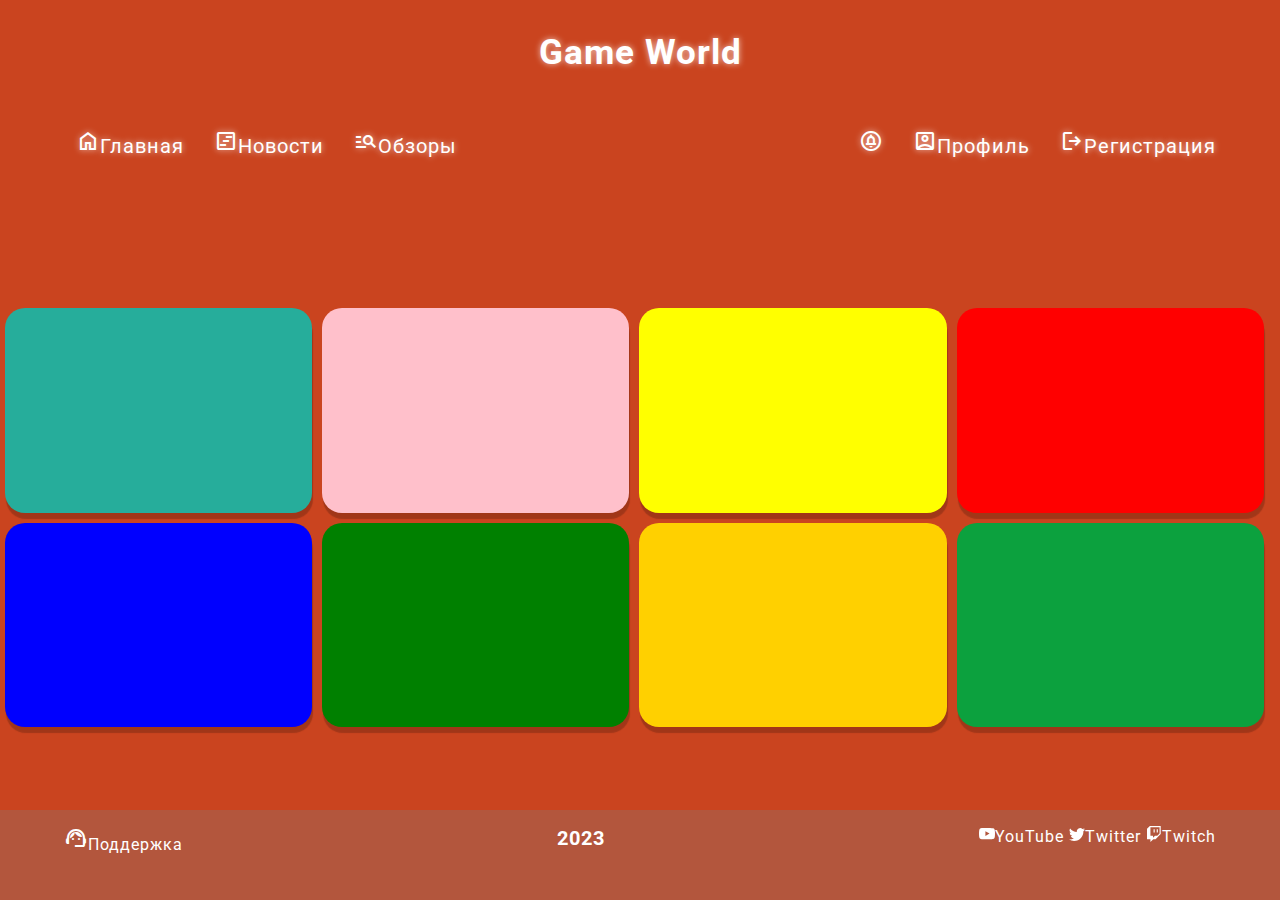
<file: news.html>
<!DOCTYPE html>
<html lang="ru">
  <head>
    <meta charset="UTF-8" />
    <meta http-equiv="X-UA-Compatible" content="IE=edge" />
    <meta name="viewport" content="width=device-width, initial-scale=1.0" />
    <link href="style/styleNews.css" rel="stylesheet" />
    <link rel="preconnect" href="https://fonts.googleapis.com" />
    <link rel="preconnect" href="https://fonts.gstatic.com" crossorigin />
    <link
      href="https://fonts.googleapis.com/css2?family=Grenze+Gotisch:wght@500&family=Roboto:ital,wght@0,300;1,100&display=swap"
      rel="stylesheet"
    />
    <link rel="stylesheet" href="https://fonts.googleapis.com/css2?family=Material+Symbols+Outlined:opsz,wght,FILL,GRAD@48,400,0,0"/>
    <script src="script.js"></script>
    <title>Game-Top</title>
  </head>
  <body>
    <div class="flex-container">
      <header>
        <h1 class="titl">Game World</h1>
        <nav>
          <a class="navigationHeader" href="#">
            <span class="material-symbols-outlined">home</span>Главная
          </a>
          <a class="navigationHeader" href="news.html">
            <span class="material-symbols-outlined">view_timeline</span>Новости
          </a>
          <a class="navigationHeader" href="index.html">
            <span class="material-symbols-outlined">manage_search</span>Обзоры
          </a>
        </nav>
        <nav>
          <a class="navigationHeader" href="#">
            <span class="material-symbols-outlined">circle_notifications</span>
          </a>
          <a class="navigationHeader" href="#" onclick="openFormEntrance(), closeForm()">
            <span class="material-symbols-outlined">account_box</span>Профиль
          </a>
          <a class="navigationHeader" id="reg" href="#" onclick="openForm(), closeFormEntrance()">
            <span class="material-symbols-outlined open-button"> logout</span>Регистрация
          </a>
        </nav>
      </header>
      <main class="main">
        <!--Registration-->
        <!-- <div class="form-popup" id="myForm">
          <form action="/action_page.php" class="form-container">
            <h3>Регистрация</h3>
            <label for="name-profile"><b>Имя</b></label>
            <input type="text" placeholder="Введите Имя" name="name-profile" required>
            <label for="email"><b>Почта</b></label>
            <input type="text" placeholder="Введите Почту" name="email" required>
            <label for="psw"><b>Пароль</b></label>
            <input type="password" placeholder="Введите Пароль" name="psw" required>
            <button type="submit" class="btn">Отправить</button>
            <button type="submit" class="btn cancel" onclick="closeForm()">Закрыть</button>
          </form>
        </div> -->
        <!--Entrance-->
        <!-- <div class="form-popup" id="myFormEntrance">
          <form action="/action_page.php" class="form-container">
            <h3>Вход</h3>
            <label for="name-profile"><b>Имя</b></label>
            <input type="text" placeholder="Введите Имя" name="name-profile" required>
            <label for="psw"><b>Пароль</b></label>
            <input type="password" placeholder="Введите Пароль" name="psw" required>
            <button type="submit" class="btn">Отправить</button>
            <button type="submit" class="btn cancel" onclick="closeFormEntrance()">Закрыть</button>
          </form>
        </div> -->
        <div class="one all-box"></div>
        <div class="two all-box"></div>
        <div class="three all-box"></div>
        <div class="four all-box"></div>
        <div class="five all-box"></div>
        <div class="six all-box"></div>
        <div class="seven all-box"></div>
        <div class="eigth all-box"></div>
      </main>
      <footer>
        <div class="footer">
          <div class="support">
            <a class="navigationFooter" href="#"><span class="material-symbols-outlined">support_agent</span>Поддержка</a>
          </div>
          <div class="data">
            <h3 class="data">2023</h3>
          </div>
          <div class="social">
            <a class="navigationFooter" href="https://www.youtube.com/watch?v=dQw4w9WgXcQ"><svg xmlns="http://www.w3.org/2000/svg" width="16" height="16" fill="currentColor" class="bi bi-youtube" viewBox="0 0 16 16">
              <path d="M8.051 1.999h.089c.822.003 4.987.033 6.11.335a2.01 2.01 0 0 1 1.415 1.42c.101.38.172.883.22 1.402l.01.104.022.26.008.104c.065.914.073 1.77.074 1.957v.075c-.001.194-.01 1.108-.082 2.06l-.008.105-.009.104c-.05.572-.124 1.14-.235 1.558a2.007 2.007 0 0 1-1.415 1.42c-1.16.312-5.569.334-6.18.335h-.142c-.309 0-1.587-.006-2.927-.052l-.17-.006-.087-.004-.171-.007-.171-.007c-1.11-.049-2.167-.128-2.654-.26a2.007 2.007 0 0 1-1.415-1.419c-.111-.417-.185-.986-.235-1.558L.09 9.82l-.008-.104A31.4 31.4 0 0 1 0 7.68v-.123c.002-.215.01-.958.064-1.778l.007-.103.003-.052.008-.104.022-.26.01-.104c.048-.519.119-1.023.22-1.402a2.007 2.007 0 0 1 1.415-1.42c.487-.13 1.544-.21 2.654-.26l.17-.007.172-.006.086-.003.171-.007A99.788 99.788 0 0 1 7.858 2h.193zM6.4 5.209v4.818l4.157-2.408L6.4 5.209z"/>
            </svg>YouTube</a>
            <a class="navigationFooter" href="#"><svg xmlns="http://www.w3.org/2000/svg" width="16" height="16" fill="currentColor" class="bi bi-twitter" viewBox="0 0 16 16">
              <path d="M5.026 15c6.038 0 9.341-5.003 9.341-9.334 0-.14 0-.282-.006-.422A6.685 6.685 0 0 0 16 3.542a6.658 6.658 0 0 1-1.889.518 3.301 3.301 0 0 0 1.447-1.817 6.533 6.533 0 0 1-2.087.793A3.286 3.286 0 0 0 7.875 6.03a9.325 9.325 0 0 1-6.767-3.429 3.289 3.289 0 0 0 1.018 4.382A3.323 3.323 0 0 1 .64 6.575v.045a3.288 3.288 0 0 0 2.632 3.218 3.203 3.203 0 0 1-.865.115 3.23 3.23 0 0 1-.614-.057 3.283 3.283 0 0 0 3.067 2.277A6.588 6.588 0 0 1 .78 13.58a6.32 6.32 0 0 1-.78-.045A9.344 9.344 0 0 0 5.026 15z"/>
            </svg>Twitter</a>
            <a class="navigationFooter" href="#"><svg xmlns="http://www.w3.org/2000/svg" width="16" height="16" fill="currentColor" class="bi bi-twitch" viewBox="0 0 16 16">
              <path d="M3.857 0 1 2.857v10.286h3.429V16l2.857-2.857H9.57L14.714 8V0H3.857zm9.714 7.429-2.285 2.285H9l-2 2v-2H4.429V1.143h9.142v6.286z"/>
              <path d="M11.857 3.143h-1.143V6.57h1.143V3.143zm-3.143 0H7.571V6.57h1.143V3.143z"/>
            </svg>Twitch</a>
          </div>
        </div>
      </footer>
    </div>
  </body>
</html>
</file>
<file: style/style.css>
@import url(http://fonts.googleapis.com/css?family=Lato:400,700italic);

* {
  padding: 0;
  margin: 0;
}
*::before,
*::after {
  box-sizing: border-box;
}
/*Плавная прокрутка*/
html {
  scroll-behavior: smooth;
}
/* межбуквенное расстояние в тексте */
body {
  letter-spacing: 1px;
}
/* полоса прокрутки (скроллбар) */
::-webkit-scrollbar {
  width: 8px; /* ширина для вертикального скролла */
  height: 5px; /* высота для горизонтального скролла */
  background-color: #ca441f;
}
/* ползунок скроллбара */
::-webkit-scrollbar-thumb {
  background-color: #e8a87c;
  border-radius: 5em;
}
::-webkit-scrollbar-thumb:hover {
  background-color: #a56553;
}
.flex-container {
  display: flex;
  flex-direction: column;
  min-height: 100vh;
}
main {
  display: flex;
  flex: 1;
  background-color: #ca441f;
}

/*HEADER - ШАПКА*/
header {
  text-align: justify;
  height: 5em;
  padding: 2em 5%;
  background: #b3563d;
  color: #fff;
  font-family: 'Roboto', sans-serif;
  transition: all linear 0.5s;
}
header:hover {
  background-color: #ca441f;
  transition: 1s linear;
}
header::after {
  content: "";
  display: inline-block;
  width: 100%;
}
header > div,
header > div::before,
header nav,
header > div h1 {
  display: inline-block;
  vertical-align: middle;
  text-align: left;
}
header > div {
  height: 100%;
}
header > div::before {
  content: "";
  height: 100%;
}
header > div h1 {
  font-size: 3em;
  font-style: italic;
}
header nav .navigationHeader {
  padding: 0 0.6em;
  white-space: nowrap;
}
header nav a:last-child {
  padding-right: 0;
}
@media screen and (max-width: 720px) {
  header {
    height: auto;
  }
  header > div,
  header > div h1,
  header nav {
    height: auto;
    width: auto;
    display: block;
    text-align: center;
  }
}
.navigationHeader {
  font-size: 20px;
  color: #fff;
  transition: all linear 0.5s;
  text-shadow: 0px 0px 6px rgba(255, 255, 255, 0.7);
}
.navigationHeader:hover {
  color: #26ad9b;
  transition: 1s linear;
}
/*The end header*/

ul {
  list-style-type: none;
}
li {
  font-family: 'Roboto', sans-serif;
}
a {
  text-decoration: none;
}
.experement {
  position: fixed;
  width: 250px;
}
.navigatorAside {
  padding: 15px 8px 6px 20px;
  font-size: 20px;
  color: #030303;
  display: flex;
  flex-direction: column-reverse;
  justify-content: space-between;
  transition: all linear 0.5s;
}
.right .navigatorAside:hover {
  color: #f1f1f1;
}
details:hover {
  color: aliceblue;
  cursor: pointer;
}
@media screen and(max-width:650px) {
  main {
    flex-direction: column;
  }
  section {
    order: -1;
  }
}
aside {
  flex: 1;
  border-radius: 20px;
}

@keyframes shakeAside {
  0% {
    transform: translate(1px, 5px);
  }
  33% {
    transform: translate(5px, 3px);
  }
  66% {
    transform: translate(-2px, 3px);
  }
  100% {
    transform: translate(4px, -2px);
  }
}
section {
  flex: 3;
}

/*IMG*/
.lastOneImg {
  max-width: 99.1%;
  height: auto;
  border-radius: 30px; /* Скругление углов изображения */
  box-shadow: 3px 2px 20px #181717; /* Цвет и размер тени */
  animation: imgBorderAnimation 10s infinite;
}
@keyframes imgBorderAnimation {
  0%,
  20%,
  40%,
  60%,
  80%,
  100% {
    border: 3px solid rgb(0, 0, 0);
  }
  10%,
  30%,
  50%,
  70%,
  90% {
    border: 3px solid #ca441f;
  }
}
.lastOneImg:hover {
  /* Запустите анимацию встряхивания и сделайте так, чтобы анимация длилась 0,5 секунды */
  /* animation: shake 0.5s; */
  cursor: pointer;
  /* Когда анимация будет закончена, начните снова */
  /* animation-iteration-count: 0.5s; */
}
.gifLast {
  max-width: 100%;
  height: auto;
  border-radius: 30px;
}
.lastGif {
  text-align: center;
}
@keyframes shake {
  0% {
    transform: translate(1px, 1px) rotate(0deg);
  }
  10% {
    transform: translate(-1px, -2px) rotate(-1deg);
  }
  20% {
    transform: translate(-3px, 0px) rotate(1deg);
  }
  30% {
    transform: translate(3px, 2px) rotate(0deg);
  }
  40% {
    transform: translate(1px, -1px) rotate(1deg);
  }
  50% {
    transform: translate(-1px, 2px) rotate(-1deg);
  }
  60% {
    transform: translate(-3px, 1px) rotate(0deg);
  }
  70% {
    transform: translate(3px, 1px) rotate(-1deg);
  }
  80% {
    transform: translate(-1px, -1px) rotate(1deg);
  }
  90% {
    transform: translate(1px, 2px) rotate(0deg);
  }
  100% {
    transform: translate(1px, -2px) rotate(-1deg);
  }
}

/*TEXT*/
h1 {
  font-family: 'Roboto', sans-serif;
  font-size: 35px;
  text-align: center;
}
.titl {
  font-family: 'Roboto', sans-serif;
  font-size: 50px;
  text-align: center;
  text-shadow: 0px 0px 6px rgba(255, 255, 255, 0.7);
  transition: all linear 0.5s;
}
.titl:hover {
  animation: shake 0.5s;
  transition: 1s linear;
  cursor: pointer;
}

h2 {
  font-family: 'Roboto', sans-serif;
  font-size: 25px;
  padding-bottom: 10px;
  text-align: center;
}
h3 {
  font-family: 'Roboto', sans-serif;
  font-size: 20px;
  text-align: center;
  padding-bottom: 5px;
}
.chatAside {
  font-size: 18px;
  font-weight: 500;
}

p {
  font-family: 'Roboto', sans-serif;
  font-size: 20px;
  padding-top: 10px;
}
summary {
  font-family: 'Roboto', sans-serif;
  font-size: 20px;
}

/*Side panels*/
.right {
  background-color: #c06b32;
  transition: all linear 0.5s;
}
.right:hover {
  background-color: #ca441f;
  transition: 1s linear;
}
.recomen {
  margin-top: 20px;
}
.navigationRecom {
  color: #fff;
  font-family: 'Roboto', sans-serif;
  font-size: 20px;
  transition: all linear 0.5s;
  padding: 5px;
  padding-left: 10px;
}
.navigationRecom:hover {
  color: #440597;
  transition: 1s linear;
}

.left {
  padding: 50px 8px 6px 4px;
  font-size: 20px;
  color: #030303;
  display: flex;
  flex-direction: column;
  justify-content: space-between;
  background-color: #c06b32;
  overflow-x: hidden;
  height: auto;
  transition: all linear 0.5s;
}
.left:hover {
  background-color: #ca441f;
  transition: 1s linear;
  /* animation: shakeAside 1s; */
}

/*Survey- Опросник*/
.survey {
  border: 2px solid white;
  border-radius: 20px;
}
.surveyContainer {
  transition: all linear 1s;
}
.surveyContainer:hover {
  transition: 1s linear;
  background-color: #c06b32;
  border-radius: 20px;
}
textarea {
  transition: all linear 1s;
  background-color: white;
}
textarea:hover {
  transition: 1s linear;
  background-color: rgb(197, 196, 143);
}

form {
  margin: 0 auto;
}
label {
  display: block;
  margin: 0.5rem 0;
}
fieldset {
  border: none;
}
#submit,
#submitOne {
  background-color: rgb(0, 0, 0);
  color: white;
  border: none;
  border-radius: 25px;
  height: 35px;
  width: 100%;
  transition: all linear 0.5s;
}

#submit:hover,
#submitOne:hover {
  background-color: rgb(255, 255, 255);
  color: rgb(0, 0, 0);
  font-size: 25px;
  border: none;
  border-radius: 15px;
  height: 35px;
  width: 100%;
  transition: 1s linear;
  cursor: pointer;
}
select {
  width:225px;
  height:25px;
  background:white;
  border: 2px solid black
}
textarea {
  width: 97%;
}
input {
  transition: all linear 0.5s;
}
input:hover {
  background-color: #f3eb73;
  transition: 1s linear;
  cursor: pointer;
}

input::placeholder {
  color: #000000;
  opacity: 0.9;
}
input {
  font-family: inherit;
  font-size: 1rem;
  font-weight: 400;
  line-height: 1.5;
  color: #000000;
  border: 1px solid #000000;
  border-radius: 0.25rem;
}
/*Конец-The end-Survey- Опросник*/

/*Sections*/

/*Chat*/
.comment {
  position: relative;
  border-top: 1px solid rgba(0, 0, 0, 0.03);
  -webkit-box-shadow: 0 0.125rem 0.25rem rgba(0, 0, 0, 0.075);
  box-shadow: 0 0.125rem 0.25rem rgba(0, 0, 0, 0.075);
  border-radius: 0.5rem;
  overflow: hidden;
  padding-left: 20px;
}
.card-row {
  display: block;
  font-size: 0.875rem;
  padding-top: 0.5rem;
  padding-bottom: 0.5rem;
  padding-left: 10px;
  line-height: 1.3;
  overflow: hidden;
  transition: all linear 0.5s;
  border-top: 1px solid #6d6565;
  border-bottom: 1px solid #6d6565;
}
.card-row:hover {
  border: 1px solid rgb(253, 253, 253);
  background-color: #c06b32;
  color: black;
  border-radius: 10px;
  transition: 1s linear;
  cursor: pointer;
  font-size: 0.95rem;
}
.author {
  display: -webkit-box;
  display: -ms-flexbox;
  display: flex;
  gap: 0.5rem;
}
.author-photo {
  height: 2rem;
  width: 2rem;
  border-radius: 100%;
}
.card-row-footer {
  font-size: 0.875rem;
  line-height: 1.2;
  -webkit-box-pack: justify;
  -ms-flex-pack: justify;
  justify-content: space-between;
  gap: 1rem;
}
.card-comments .icon {
  width: 1.125rem;
  height: 1rem;
}
/*Footer*/
footer {
  height: 2em;
  padding: 1em 5%;
  color: #fff;
  background-color: #b3563d;
  transition: all linear 0.5s;
  font-family: 'Roboto', sans-serif;
}
footer:hover {
  background-color: #ca441f;
  transition: 1s linear;
}
.navigationFooter {
  color: #fff;
}
.navigationFooter:hover {
  color: #41b3a3;
  transition: 1s linear;
}
.footer {
  display: flex;
  justify-content: space-between;
  align-items: center;
}

/*switch*/
.switch {
  color: #fff;
  font-family: 'Roboto', sans-serif;
  transition: all linear 0.5s;
  cursor: pointer;
}
.switch:hover {
  color: #5c1ab3;
  transition: 1s linear;
}

/*My Form - Регистрация*/

/* Всплывающая форма-скрыта по умолчанию */
.form-popup {
  display: none;
  transform: translate(250px, 0px);
  position: fixed;
}

/* Добавить стили для контейнера формы */
.form-container {
  max-width: 300px;
  padding: 8px;
  background-color: #9ebdb8;
  transition: all linear 0.5s;
  border-radius: 20px;
}
.form-container:hover {
  background-color: #81bcb4;
  transition: 1s linear;
}

/* Поля ввода полной ширины */
.form-container input[type="text"],
.form-container input[type="password"] {
  width: 90%;
  padding: 10px;
  margin: 5px 0 22px 0;
  border: none;
  background: #F5F5DC;
  border-radius: 20px;
}

/* Когда входы получают фокус, сделайте что-нибудь */
.form-container input[type="text"]:focus,
.form-container input[type="password"]:focus {
  background-color: #ddd;
  outline: none;
}

/* Установите стиль для кнопки отправить/войти */
.form-container .btn {
  background-color: #4caf50;
  color: white;
  padding: 16px 20px;
  border: none;
  cursor: pointer;
  width: 100%;
  margin-bottom: 10px;
  opacity: 0.8;
  border-radius: 20px;
}

/* Добавить красный цвет фона для кнопки "Отмена" */
.form-container .cancel {
  background-color: rgb(192, 66, 66);
}

/* Добавить некоторые эффекты наведения на кнопки */
.form-container .btn:hover,
.open-button:hover {
  opacity: 1;
}


@media (max-width: 900px) {
  .left {
    display: none;
  }
  .right{
    display: none;
  }
  img{
    display: none;
  }
  nav{
    display: none;
  }
  .navigationHeader{
    display: none;
  }
}
</file>
<file: style/styleNews.css>
* {
  margin: 0;
  padding: 0;
  box-sizing: border-box;
  height: 100%;
}

*::before,
*::after {
  box-sizing: border-box;
}
/*Плавная прокрутка*/
html {
  scroll-behavior: smooth;
}
/* межбуквенное расстояние в тексте */
body {
  letter-spacing: 1px;
}
/* полоса прокрутки (скроллбар) */
::-webkit-scrollbar {
  width: 8px; /* ширина для вертикального скролла */
  height: 5px; /* высота для горизонтального скролла */
  background-color: #ca441f;
}
/* ползунок скроллбара */
::-webkit-scrollbar-thumb {
  background-color: #e8a87c;
  border-radius: 5em;
}
::-webkit-scrollbar-thumb:hover {
  background-color: #a56553;
}
.flex-container {
  display: flex;
  flex-direction: column;
  min-height: 100vh;
}
main {
  display: flex;
  flex: 1;
  background-color: #ca441f;
}

/*HEADER - ШАПКА*/
header {
  text-align: justify;
  padding: 2em 5%;
  background: #b3563d;
  color: #fff;
  font-family: "Roboto", sans-serif;
  transition: all linear 0.5s;
  height: 25%;
}
header:hover {
  background-color: #ca441f;
  transition: 1s linear;
}
header::after {
  content: "";
  display: inline-block;
  width: 100%;
}
header > div,
header > div::before,
header nav,
header > div h1 {
  display: inline-block;
  vertical-align: middle;
  text-align: left;
}
header > div {
  height: 100%;
}
header > div::before {
  content: "";
  height: 100%;
}
header > div h1 {
  font-size: 3em;
  font-style: italic;
}
header nav .navigationHeader {
  padding: 0 0.6em;
  white-space: nowrap;
}
header nav a:last-child {
  padding-right: 0;
}
@media screen and (max-width: 720px) {
  header {
    height: auto;
  }
  header > div,
  header > div h1,
  header nav {
    height: auto;
    width: auto;
    display: block;
    text-align: center;
  }
}
nav {
  height: 100%;
}
.material-symbols-outlined {
  height: 100%;
}
.navigationHeader {
  font-size: 20px;
  color: #fff;
  transition: all linear 0.5s;
  text-shadow: 0px 0px 6px rgba(255, 255, 255, 0.7);
}
.navigationHeader:hover {
  color: #26ad9b;
  transition: 1s linear;
}
/*The end header*/

/*TEXT*/
h1 {
  font-family: "Roboto", sans-serif;
  font-size: 35px;
  text-align: center;
}

.titl {
  font-family: "Roboto", sans-serif;
  text-align: center;
  text-shadow: 0px 0px 6px rgba(255, 255, 255, 0.7);
  transition: all linear 0.5s;
  height: 60%;
}
.titl:hover {
  animation: shake 0.5s;
  transition: 1s linear;
  cursor: pointer;
}
@keyframes shake {
  0% {
    transform: translate(1px, 1px) rotate(0deg);
  }
  10% {
    transform: translate(-1px, -2px) rotate(-1deg);
  }
  20% {
    transform: translate(-3px, 0px) rotate(1deg);
  }
  30% {
    transform: translate(3px, 2px) rotate(0deg);
  }
  40% {
    transform: translate(1px, -1px) rotate(1deg);
  }
  50% {
    transform: translate(-1px, 2px) rotate(-1deg);
  }
  60% {
    transform: translate(-3px, 1px) rotate(0deg);
  }
  70% {
    transform: translate(3px, 1px) rotate(-1deg);
  }
  80% {
    transform: translate(-1px, -1px) rotate(1deg);
  }
  90% {
    transform: translate(1px, 2px) rotate(0deg);
  }
  100% {
    transform: translate(1px, -2px) rotate(-1deg);
  }
}
h2 {
  font-family: "Roboto", sans-serif;
  font-size: 25px;
  padding-bottom: 10px;
  text-align: center;
}
h3 {
  font-family: "Roboto", sans-serif;
  font-size: 20px;
  text-align: center;
  padding-bottom: 5px;
}
a {
  text-decoration: none;
}

/*My Form - Регистрация*/

/* Всплывающая форма-скрыта по умолчанию */
/* .form-popup {
  display: none;
  transform: translate(250px, 0px);
  position: fixed;
  margin: 0 auto;
} */

/* Добавить стили для контейнера формы */
/* .form-container {
  max-width: 300px;
  padding: 8px;
  background-color: #9ebdb8;
  transition: all linear 0.5s;
  border-radius: 20px;
}
.form-container:hover {
  background-color: #81bcb4;
  transition: 1s linear;
} */

/* Поля ввода полной ширины */
/* .form-container input[type="text"],
.form-container input[type="password"] {
  width: 90%;
  padding: 10px;
  margin: 5px 0 22px 0;
  border: none;
  background: #f5f5dc;
  border-radius: 20px;
} */

/* Когда входы получают фокус, сделайте что-нибудь */
/* .form-container input[type="text"]:focus,
.form-container input[type="password"]:focus {
  background-color: #ddd;
  outline: none;
} */

/* Установите стиль для кнопки отправить/войти */
/* .form-container .btn {
  background-color: #4caf50;
  color: white;
  padding: 16px 20px;
  border: none;
  cursor: pointer;
  width: 100%;
  margin-bottom: 10px;
  opacity: 0.8;
  border-radius: 20px;
} */

/* Добавить красный цвет фона для кнопки "Отмена" */
/* .form-container .cancel {
  background-color: rgb(192, 66, 66);
} */

/* Добавить некоторые эффекты наведения на кнопки */
/* .form-container .btn:hover,
.open-button:hover {
  opacity: 1;
} */

.one {
  background: #26ad9b;
  box-shadow: 1px 6px 1px rgba(0, 0, 0, 0.2);
  transition: all linear 0.5s;
}
.two {
  background: pink;
  box-shadow: 1px 6px 1px rgba(0, 0, 0, 0.2);
}
.three {
  background: yellow;
  box-shadow: 1px 6px 1px rgba(0, 0, 0, 0.2);
}
.four {
  background-color: red;
  box-shadow: 1px 6px 1px rgba(0, 0, 0, 0.2);
}
.five {
  background-color: blue;
  box-shadow: 1px 6px 1px rgba(0, 0, 0, 0.2);
}
.six {
  background-color: green;
  box-shadow: 1px 6px 1px rgba(0, 0, 0, 0.2);
}
.seven {
  background-color: rgb(255, 208, 0);
  box-shadow: 1px 6px 1px rgba(0, 0, 0, 0.2);
}
.eigth {
  background-color: rgb(12, 161, 62);
  box-shadow: 1px 6px 1px rgba(0, 0, 0, 0.2);
}
.one:hover,
.two:hover,
.three:hover,
.four:hover,
.five:hover,
.six:hover,
.seven:hover,
.eigth:hover {
  border: 3px solid white;
  transition: 1s linear;

  /* background-image: url(../ar.jpg); */
  background-size: no-repeat;
  background-position: center;
  background-size: cover;
}
.main {
  display: flex;
  flex-wrap: wrap;
  height: 65%;
  align-content: center;
}

.all-box {
  width: 24%;
  height: 35%;
  margin: 5px;
  border-radius: 20px;
}

/*Footer*/
footer {
  height: 10%;
  padding: 1em 5%;
  color: #fff;
  background-color: #b3563d;
  transition: all linear 0.5s;
  font-family: "Roboto", sans-serif;
}
footer:hover {
  background-color: #ca441f;
  transition: 1s linear;
}
.navigationFooter {
  color: #fff;
  height: 100%;
}
.navigationFooter:hover {
  color: #41b3a3;
  transition: 1s linear;
}
.footer {
  display: flex;
  justify-content: space-between;
  align-items: center;
  height: 100%;
}
svg {
  height: 16px;
  width: 16px;
}

.social {
  height: 100%;
}
.support {
  height: 100%;
}
.data {
  height: 100%;
}
</file>
